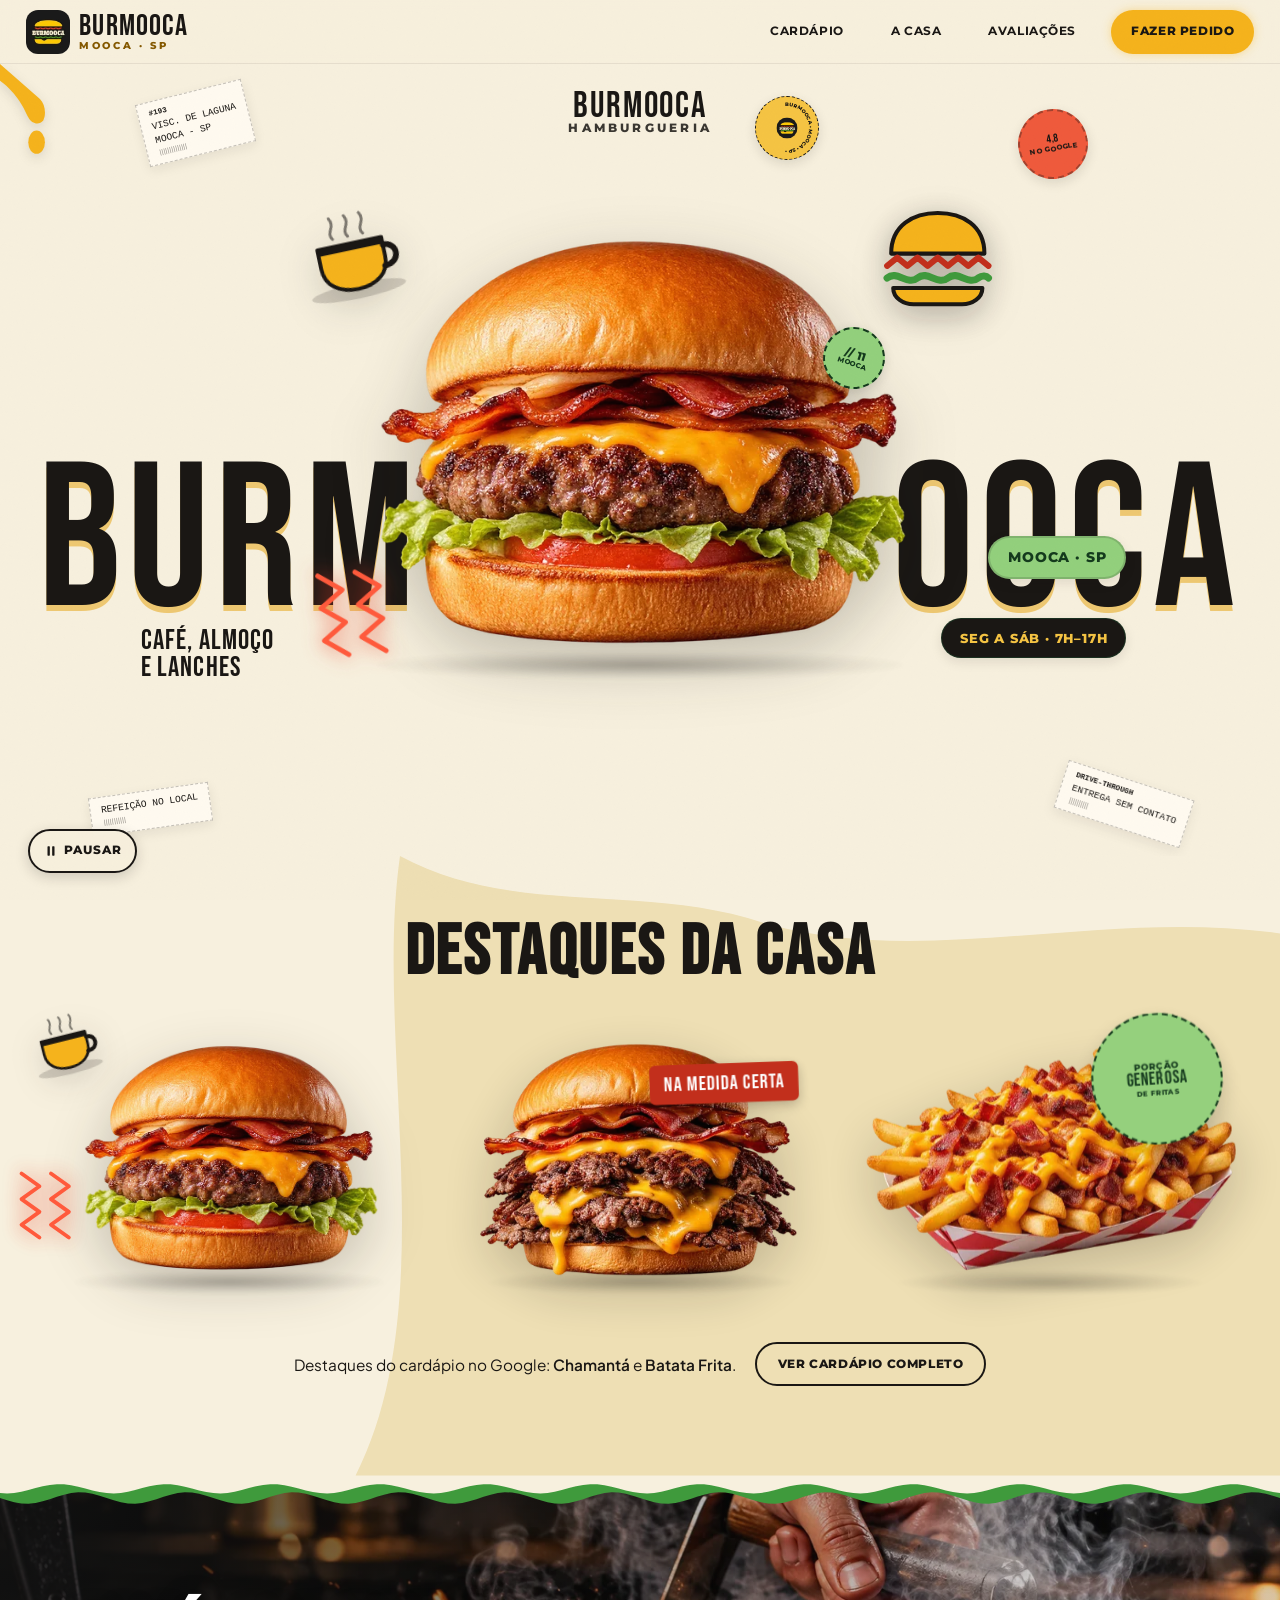
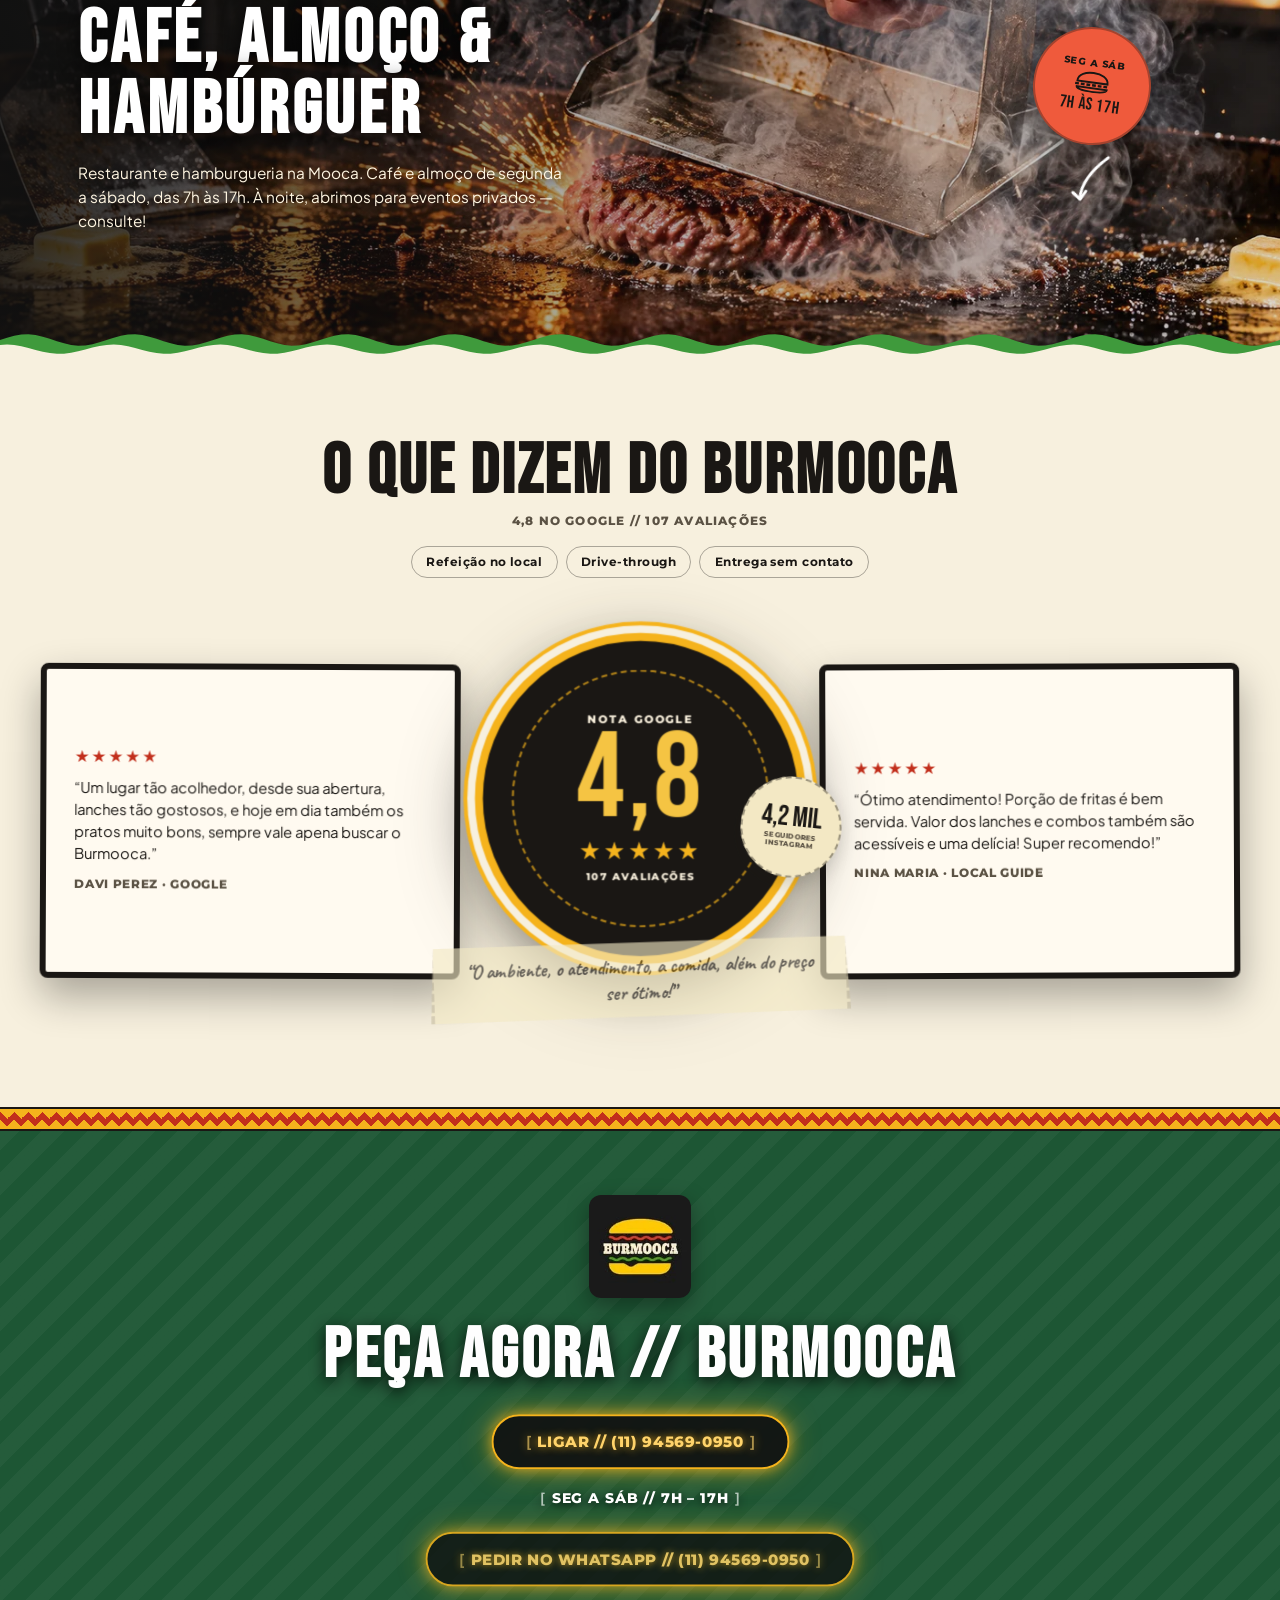
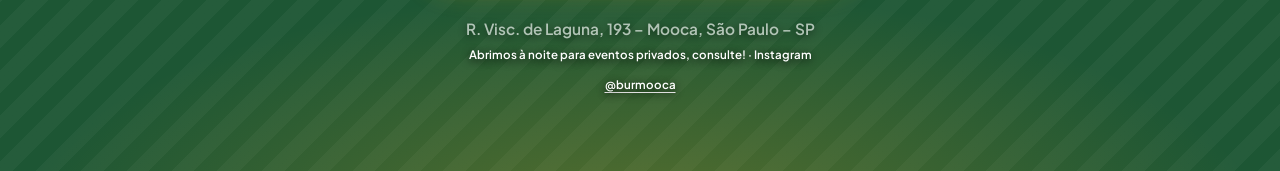
<file: site/index.html>
<!DOCTYPE html>
<!-- GERADO por scripts/build.py — não editar. Fonte: src/index.html -->
<html lang="pt-BR">
<head>
  <meta charset="UTF-8">
  <meta name="viewport" content="width=device-width, initial-scale=1.0">
  <title>Burmooca | Restaurante e hamburgueria na Mooca, SP</title>
  <meta name="description" content="Burmooca, restaurante e hamburgueria na Mooca, São Paulo. Café e almoço de segunda a sábado, das 7h às 17h. R. Visc. de Laguna, 193 · WhatsApp (11) 94569-0950.">
  <meta name="theme-color" content="#f7f0de">
  <meta name="robots" content="index, follow">

  <!-- Ícones (gerados do logo real por scripts/gen_icons.py). O manifest é ligado pelo script abaixo, só em http(s). -->
  <link rel="icon" href="./favicon.ico" sizes="16x16 32x32 48x48">
  <link rel="icon" type="image/png" sizes="192x192" href="./icons/icon-192.png">
  <link rel="apple-touch-icon" href="./apple-touch-icon.png">

  <!-- Open Graph / Twitter Card (campos que não dependem do domínio) -->
  <meta property="og:type" content="website">
  <meta property="og:locale" content="pt_BR">
  <meta property="og:site_name" content="Burmooca">
  <meta property="og:title" content="Burmooca — Restaurante e hamburgueria na Mooca">
  <meta property="og:description" content="Café, almoço e hambúrguer na R. Visc. de Laguna, 193 · Mooca, São Paulo. Segunda a sábado, 7h às 17h. WhatsApp: (11) 94569-0950.">
  <meta name="twitter:card" content="summary_large_image">
  <meta name="twitter:title" content="Burmooca — Restaurante e hamburgueria na Mooca">
  <meta name="twitter:description" content="Café, almoço e hambúrguer na Mooca, São Paulo. Segunda a sábado, 7h às 17h. WhatsApp: (11) 94569-0950.">
  <!-- AGUARDANDO DOMÍNIO: preencha "dominio" em cliente.config.json e rode npm run build.
       Estas tags exigem URL absoluta e serão publicadas assim:
  <link rel="canonical" href="https://SEU-DOMINIO/">
  <meta property="og:url" content="https://SEU-DOMINIO/">
  <meta property="og:image" content="https://SEU-DOMINIO/assets/og-image.jpg">
  <meta property="og:image:type" content="image/jpeg">
  <meta property="og:image:width" content="1200">
  <meta property="og:image:height" content="630">
  <meta property="og:image:alt" content="Hambúrguer ilustrativo sob o letreiro Burmooca">
  <meta name="twitter:image" content="https://SEU-DOMINIO/assets/og-image.jpg">
  <meta name="twitter:image:alt" content="Hambúrguer ilustrativo sob o letreiro Burmooca">
       O JSON-LD também ganha "@id", "url", "image" e "logo". -->
  <script type="application/ld+json">{"@context":"https://schema.org","@type":"Restaurant","name":"Burmooca","servesCuisine":["Hambúrguer","Café da manhã","Almoço"],"telephone":"+55 11 94569-0950","address":{"@type":"PostalAddress","streetAddress":"R. Visc. de Laguna, 193 - Mooca","addressLocality":"São Paulo","addressRegion":"SP","postalCode":"03112-110","addressCountry":"BR"},"sameAs":["https://www.instagram.com/burmooca/"]}</script>
  <!-- schema.org NÃO publicado até confirmação do cliente (cliente.config.json):
       - horario (Monday, Tuesday, Wednesday, Thursday, Friday, Saturday 07:00-17:00): Bio do Instagram (Segunda a Sábado 7 às 17h, café e almoço) + Google ('Fecha 17:00'). O Google cita 'Outros horários' sem detalhar; à noite só eventos privados.
       - faixaDePreco (R$ 40–60): Google Maps, 'informado por 26 pessoas' (estimativa de usuários).
       - linkCardapio: O Google mostra o domínio burmooca.goomer.app como 'Cardápio'. Já linkado no botão 'Ver cardápio completo'.
       "aggregateRating" nunca: as avaliações 4,8 (107) são do Google, de terceiros. -->
  <!-- Fontes acima da dobra (letreiro/títulos e navegação/selos). Caveat e Plus Jakarta Sans carregam sob demanda. -->
  <!-- Injetados por script só em http(s): em file:// o preload de fonte (sempre CORS) e o manifest geram erro
       de console. Sem JS, as fontes carregam normalmente pelo @font-face — o preload só antecipa. -->
  <script>!function(e){if("file:"!==location.protocol){var n=e.createElement("link");n.rel="manifest",n.href="./site.webmanifest",e.head.appendChild(n),["bebas-neue-400-latin","montserrat-var-latin"].forEach(function(n){var a=e.createElement("link");a.rel="preload",a.as="font",a.type="font/woff2",a.crossOrigin="anonymous",a.href="./fonts/"+n+".woff2",e.head.appendChild(a)})}}(document);</script>
  <!-- Candidato a LCP: mesmo srcset/sizes do <img> do hero (sem href: quem não entende imagesrcset não baixa em dobro) -->
  <link rel="preload" as="image" imagesrcset="./assets/menu-burguinho-480.webp 480w, ./assets/menu-burguinho-640.webp 640w, ./assets/menu-burguinho-800.webp 800w, ./assets/menu-burguinho-1200.webp 1200w, ./assets/menu-burguinho-1600.webp 1600w" imagesizes="(min-width: 790px) 693px, 88vw" fetchpriority="high">
  <style>@font-face{font-family:'Bebas Neue';font-style:normal;font-weight:400;font-display:swap;src:url('./fonts/bebas-neue-400-latin.woff2') format('woff2');unicode-range:U+0000-00FF,U+0131,U+0152-0153,U+02BB-02BC,U+02C6,U+02DA,U+02DC,U+0304,U+0308,U+0329,U+2000-206F,U+20AC,U+2122,U+2191,U+2193,U+2212,U+2215,U+FEFF,U+FFFD}@font-face{font-family:Montserrat;font-style:normal;font-weight:600;font-display:swap;src:url('./fonts/montserrat-var-latin.woff2') format('woff2');unicode-range:U+0000-00FF,U+0131,U+0152-0153,U+02BB-02BC,U+02C6,U+02DA,U+02DC,U+0304,U+0308,U+0329,U+2000-206F,U+20AC,U+2122,U+2191,U+2193,U+2212,U+2215,U+FEFF,U+FFFD}@font-face{font-family:Montserrat;font-style:normal;font-weight:700;font-display:swap;src:url('./fonts/montserrat-var-latin.woff2') format('woff2');unicode-range:U+0000-00FF,U+0131,U+0152-0153,U+02BB-02BC,U+02C6,U+02DA,U+02DC,U+0304,U+0308,U+0329,U+2000-206F,U+20AC,U+2122,U+2191,U+2193,U+2212,U+2215,U+FEFF,U+FFFD}@font-face{font-family:Montserrat;font-style:normal;font-weight:800;font-display:swap;src:url('./fonts/montserrat-var-latin.woff2') format('woff2');unicode-range:U+0000-00FF,U+0131,U+0152-0153,U+02BB-02BC,U+02C6,U+02DA,U+02DC,U+0304,U+0308,U+0329,U+2000-206F,U+20AC,U+2122,U+2191,U+2193,U+2212,U+2215,U+FEFF,U+FFFD}@font-face{font-family:'Plus Jakarta Sans';font-style:normal;font-weight:400;font-display:swap;src:url('./fonts/plus-jakarta-sans-400-600-latin.woff2') format('woff2');unicode-range:U+0000-00FF,U+0131,U+0152-0153,U+02BB-02BC,U+02C6,U+02DA,U+02DC,U+0304,U+0308,U+0329,U+2000-206F,U+20AC,U+2122,U+2191,U+2193,U+2212,U+2215,U+FEFF,U+FFFD}@font-face{font-family:'Plus Jakarta Sans';font-style:normal;font-weight:600;font-display:swap;src:url('./fonts/plus-jakarta-sans-400-600-latin.woff2') format('woff2');unicode-range:U+0000-00FF,U+0131,U+0152-0153,U+02BB-02BC,U+02C6,U+02DA,U+02DC,U+0304,U+0308,U+0329,U+2000-206F,U+20AC,U+2122,U+2191,U+2193,U+2212,U+2215,U+FEFF,U+FFFD}:root{--bg-cream:#f7f0de;--bg-sand-layer:#eedfb4;--bg-griddle-black:#121212;--bg-diner-red:#1d5634;--bg-tape-paper:#f3e8c4;--cream-rgb:247,240,222;--ink-rgb:26,23,20;--dark-rgb:18,18,18;--conv-rgb:29,86,52;--display-rgb:232,168,23;--cta-rgb:245,179,28;--neon-rgb:232,64,40;--text-espresso:#1a1714;--text-white:#ffffff;--text-cream-light:#fff6e2;--text-muted:#5b5244;--accent-gold-raw:#1a1714;--accent-gold-ui:#8a5c00;--accent-gold-text:#855900;--accent-mint-bg:#93d07c;--accent-mint-text:#143a1d;--accent-coral-bg:#ef5a3c;--accent-coral-text:#1a1714;--accent-blue-stamp:#f5c443;--accent-blue-text:#1a1714;--accent-neon-green:#f5b31c;--accent-neon-glow:#ffd36a;--accent-trophy-gold:#f5b31c;--accent-drip:#f5b31c;--accent-neon-line:#ff5a3c;--accent-lettuce:#3f9a3c;--cta-text:#1a1714;--cta-btn-bg:rgba(18, 18, 18, 0.92);--cta-btn-bg-hover:rgba(34, 30, 24, 0.96);--tag-bg:#c22f1c;--tag-text:#ffffff;--receipt-bg:#fffaf0;--frame-border:#1a1714;--frame-bg:#1a1714;--strip-bg:#f5b31c;--strip-edge:#1a1714;--strip-hole:#c22f1c;--paused-bg:#fdf0cf;--pill-hours-bg:#1a1714;--pill-hours-text:#f5c443;--medal-bg:#1a1714;--medal-text:#fff6e2;--medal-ring:#f5b31c;--medal-score:#f5c443;--medal-star:#f5b31c;--review-star:#c22f1c;--logo-radius:12px;--font-display:'Bebas Neue','Impact','Arial Black',sans-serif;--font-ui:'Montserrat',system-ui,-apple-system,BlinkMacSystemFont,'Segoe UI',Roboto,sans-serif;--font-body:'Plus Jakarta Sans',system-ui,-apple-system,BlinkMacSystemFont,'Segoe UI',Roboto,sans-serif;--font-hand:'Caveat','Brush Script MT','Comic Sans MS',cursive;--fs-hero-title:clamp(4rem, 15vw, 13.5rem);--fs-h2:clamp(2.2rem, 5.5vw, 4.8rem);--fs-h3:clamp(1.3rem, 2.6vw, 2.4rem);--fs-body:clamp(0.9rem, 1.2vw, 1.15rem);--fs-small:clamp(0.72rem, 0.9vw, 0.9rem);--fs-badge:clamp(0.68rem, 0.95vw, 0.95rem);--space-xs:clamp(0.35rem, 0.8vw, 0.6rem);--space-sm:clamp(0.6rem, 1.2vw, 1rem);--space-md:clamp(1rem, 2vw, 1.8rem);--space-lg:clamp(1.8rem, 3.5vw, 3.2rem);--space-xl:clamp(2.5rem, 5vw, 5rem);--space-section:clamp(3rem, 7vw, 6.5rem);--max-reading-width:68ch;--max-content-width:min(96vw, 1440px);--radius-sm:6px;--radius-md:12px;--radius-lg:20px;--radius-full:9999px;--shadow-soft:0 8px 24px rgba(var(--ink-rgb), 0.08);--shadow-float:0 16px 36px rgba(var(--ink-rgb), 0.18);--shadow-neon:0 0 14px rgba(var(--cta-rgb), 0.75),0 0 32px rgba(var(--cta-rgb), 0.45)}*,::after,::before{box-sizing:border-box;margin:0;padding:0}html{font-size:16px;scroll-behavior:smooth;-webkit-text-size-adjust:100%;text-size-adjust:100%;color-scheme:light;overflow-x:hidden;width:100%}body{min-height:100vh;min-height:100svh;font-family:var(--font-body);color:var(--text-espresso);background-color:var(--bg-cream);line-height:1.5;text-rendering:optimizeLegibility;-webkit-font-smoothing:antialiased;-moz-osx-font-smoothing:grayscale;overflow-x:hidden;width:100%;position:relative}img,picture,svg,video{display:block;max-width:100%;height:auto}button,input,select,textarea{font:inherit}a{color:inherit;text-decoration:none}button{background:0 0;border:none;cursor:pointer}@media (prefers-reduced-motion:reduce){*,::after,::before{animation-duration:0s!important;animation-iteration-count:1!important;transition-duration:0s!important;scroll-behavior:auto!important}}:focus-visible{outline:3px solid var(--accent-neon-green);outline-offset:3px}body::before{content:'';position:fixed;inset:0;z-index:9999;pointer-events:none;background-image:url('./assets/paper-noise.png');background-image:image-set(url('./assets/paper-noise.webp') type('image/webp') 1x, url('./assets/paper-noise.png') type('image/png') 1x);background-repeat:repeat;opacity:.085;mix-blend-mode:multiply;-webkit-print-color-adjust:exact}.site-header{position:sticky;top:0;z-index:100;width:100%;background:rgba(var(--cream-rgb),.94);-webkit-backdrop-filter:blur(10px);backdrop-filter:blur(10px);border-bottom:1px solid rgba(var(--ink-rgb),.08);padding:.6rem 1.5rem}.header-inner{max-width:var(--max-content-width);margin:0 auto;display:flex;align-items:center;justify-content:space-between;min-height:44px}.brand{display:inline-flex;align-items:center;gap:.6rem;min-height:44px}.brand-logo{width:44px;height:44px;flex:none;border-radius:var(--logo-radius,10px);object-fit:cover}.brand-text{display:inline-flex;flex-direction:column;justify-content:center;line-height:.9}.brand-title{font-family:var(--font-display);font-size:clamp(1.4rem, 2.5vw, 1.9rem);letter-spacing:.04em;color:var(--text-espresso)}.brand-sub{font-family:var(--font-ui);font-size:.65rem;font-weight:800;letter-spacing:.25em;color:var(--accent-gold-text)}.header-nav{display:flex;align-items:center;gap:clamp(.5rem,1.8vw,1.6rem)}.nav-link{font-family:var(--font-ui);font-size:var(--fs-small);font-weight:700;text-transform:uppercase;letter-spacing:.05em;color:var(--text-espresso);min-height:44px;display:inline-flex;align-items:center;justify-content:center;padding:.5rem .75rem;transition:color .2s ease}.nav-link:hover{color:var(--accent-gold-ui)}.btn-header-cta{display:inline-flex;align-items:center;justify-content:center;min-height:44px;min-width:44px;padding:.55rem 1.25rem;background-color:var(--accent-neon-green);color:var(--cta-text);font-family:var(--font-ui);font-size:var(--fs-badge);font-weight:800;text-transform:uppercase;letter-spacing:.05em;border-radius:var(--radius-full);box-shadow:0 0 10px rgba(var(--cta-rgb),.4);transition:transform .2s ease,box-shadow .2s ease}.btn-header-cta:hover{transform:translateY(-2px);box-shadow:0 0 16px rgba(var(--cta-rgb),.7)}@media (max-width:680px){.nav-link{display:none}}footer,section{width:100%;position:relative;overflow:hidden}.section-hero{background-color:var(--bg-cream);min-height:clamp(540px,88vh,880px);min-height:clamp(540px,88svh,880px);display:flex;flex-direction:column;align-items:center;justify-content:center;padding:clamp(1rem,3vw,2.5rem) 1rem clamp(2.5rem,5vw,4rem);position:relative}.cheese-drip-top-left{position:absolute;top:0;left:0;width:clamp(55px,6.5vw,85px);z-index:5;pointer-events:none;filter:drop-shadow(0 4px 6px rgba(var(--ink-rgb), .12))}.cheese-drip-svg{width:100%;height:auto;display:block;fill:var(--accent-drip)}.hero-top-brand{position:absolute;top:clamp(14px,3vh,32px);left:50%;transform:translateX(-50%);display:flex;flex-direction:column;align-items:center;line-height:.88;z-index:5;user-select:none}.hero-brand-line1{font-family:var(--font-display);font-size:clamp(1.6rem, 2.8vw, 2.4rem);letter-spacing:.05em;color:var(--text-espresso)}.hero-brand-line2{font-family:var(--font-ui);font-size:clamp(.65rem, .9vw, .8rem);font-weight:800;letter-spacing:.28em;color:var(--text-espresso);opacity:.85}.hero-bg-text{position:absolute;top:50%;left:50%;transform:translate(-50%,-50%);width:100%;max-width:min(98vw,1560px);z-index:1;pointer-events:none;user-select:none;padding:0 clamp(.5rem,2vw,2.5rem)}.hero-bg-inner{display:flex;justify-content:space-between;align-items:center;width:100%}.hero-txt-left,.hero-txt-right{font-family:var(--font-display);font-size:clamp(4.6rem, 16vw, 14.5rem);line-height:.82;letter-spacing:.03em;color:var(--accent-gold-raw);text-shadow:0 4px 16px rgba(var(--display-rgb),.22)}.hero-center-stage{position:relative;z-index:3;display:flex;flex-direction:column;align-items:center;justify-content:center;width:100%;max-width:min(88vw,680px)}.hero-burger-picture{display:block;width:100%}.hero-burger-img{width:100%;height:auto;object-fit:contain;filter:drop-shadow(0 20px 32px rgba(var(--ink-rgb), .24))}.hero-burger-shadow{width:78%;height:28px;margin-top:-18px;background:radial-gradient(ellipse at center,rgba(var(--ink-rgb),.42) 0,rgba(var(--ink-rgb),.08) 55%,transparent 75%);border-radius:50%;filter:blur(2px)}.hero-center-stage .stamp-mint{position:absolute;top:24%;right:14%;width:clamp(46px,5.2vw,62px);height:clamp(46px,5.2vw,62px);background-color:var(--accent-mint-bg);border:2px dashed var(--accent-mint-text);border-radius:50%;color:var(--accent-mint-text);transform:rotate(18deg);font-family:var(--font-ui);font-weight:800;line-height:1.1;display:flex;flex-direction:column;align-items:center;justify-content:center;z-index:6;box-shadow:0 4px 12px rgba(var(--ink-rgb),.16)}.stamp-mint-num{font-size:clamp(.68rem, .88vw, .85rem)}.stamp-mint-text{font-size:clamp(.44rem, .55vw, .52rem);letter-spacing:.04em}.hero-decorations{position:absolute;inset:0;z-index:4;pointer-events:none;max-width:min(98vw,1400px);margin:0 auto}.receipt{position:absolute;background:var(--receipt-bg);padding:.45rem .65rem;border:1px dashed rgba(var(--ink-rgb),.25);box-shadow:0 4px 12px rgba(var(--ink-rgb),.08);font-family:'Courier New',Courier,monospace;font-size:clamp(.55rem, .75vw, .7rem);color:var(--text-espresso);line-height:1.25}.receipt-inner{display:flex;flex-direction:column;gap:2px}.rc-num{font-weight:700;font-size:.8em}.rc-bar{letter-spacing:-2px;font-size:.7em;opacity:.5}.receipt-tl{top:clamp(10px,3vh,35px);left:clamp(20px,10vw,130px);transform:rotate(-14deg)}.receipt-bl{bottom:clamp(12px,3vh,35px);left:clamp(15px,6vw,85px);transform:rotate(-8deg)}.receipt-br{bottom:clamp(12px,3vh,35px);right:clamp(15px,6vw,85px);transform:rotate(18deg)}.dice-wrapper{position:absolute;top:18%;left:clamp(14%,22vw,27%);width:clamp(75px,9vw,120px);transform:rotate(-12deg)}.hero-dice-img{width:100%;height:auto;filter:drop-shadow(0 10px 20px rgba(var(--ink-rgb), .2))}.neon-doodle-wrapper{position:absolute;bottom:24%;left:clamp(16%,23vw,28%);width:clamp(65px,7vw,95px);transform:rotate(-6deg)}.hero-neon-img{width:100%;height:auto;filter:drop-shadow(0 0 10px rgba(var(--neon-rgb), .85))}.badge-fresh-meat{position:absolute;bottom:clamp(16%,22%,28%);left:clamp(5%,10vw,15%);display:flex;flex-direction:column;align-items:flex-start;line-height:.95}.fresh-perc{font-family:var(--font-display);font-size:clamp(1.4rem, 2.2vw, 2.2rem);letter-spacing:.04em;color:var(--text-espresso)}.fresh-text{font-family:var(--font-display);font-size:clamp(1.4rem, 2.2vw, 2.2rem);letter-spacing:.04em;color:var(--text-espresso)}.stamp{position:absolute;border-radius:50%;display:flex;flex-direction:column;align-items:center;justify-content:center;text-align:center;box-shadow:0 4px 12px rgba(var(--ink-rgb),.12)}.stamp-blue{top:clamp(12px,3.5vh,35px);right:clamp(30%,35vw,40%);width:clamp(48px,5vw,65px);height:clamp(48px,5vw,65px);background-color:var(--accent-blue-stamp);border:1.5px dashed var(--accent-blue-text)}.stamp-svg{width:100%;height:100%}.stamp-text{font-family:var(--font-ui);font-size:8px;font-weight:800;fill:var(--accent-blue-text)}.stamp-coral{top:clamp(24px,5vh,48px);right:clamp(8%,14vw,18%);width:clamp(52px,5.8vw,70px);height:clamp(52px,5.8vw,70px);background-color:var(--accent-coral-bg);border:2px dashed rgba(var(--ink-rgb),.35);color:var(--accent-coral-text);transform:rotate(-10deg);padding:4px}.stamp-badge-title{font-family:var(--font-display);font-size:clamp(.65rem, .9vw, .85rem);line-height:1}.stamp-badge-sub{font-family:var(--font-ui);font-size:clamp(.42rem, .55vw, .52rem);font-weight:800;letter-spacing:.05em;opacity:.9}.fries-fly-wrapper{position:absolute;top:18%;right:clamp(14%,21vw,26%);width:clamp(75px,9.5vw,125px);filter:drop-shadow(0 8px 16px rgba(var(--ink-rgb), .18))}.hero-flying-fries-img{width:100%;height:auto;display:block}.badge-pill{position:absolute;display:inline-flex;align-items:center;justify-content:center;border-radius:var(--radius-full);font-family:var(--font-ui);font-weight:800;text-transform:uppercase;letter-spacing:.06em;box-shadow:0 4px 12px rgba(var(--ink-rgb),.1);padding:clamp(.35rem,.7vw,.55rem) clamp(.8rem,1.4vw,1.4rem)}.pill-saude{bottom:clamp(30%,35%,40%);right:clamp(5%,11vw,16%);background-color:var(--accent-mint-bg);color:var(--accent-mint-text);font-size:clamp(.75rem, 1.1vw, .95rem);border:2px solid rgba(var(--ink-rgb),.15)}.pill-hours{bottom:clamp(20%,25%,30%);right:clamp(5%,11vw,16%);background-color:var(--pill-hours-bg);color:var(--pill-hours-text);font-size:clamp(.72rem, 1.05vw, .92rem);border:1.5px solid rgba(var(--conv-rgb),.4)}@media (max-width:640px){.section-hero{min-height:540px;padding-top:2rem;padding-bottom:3rem}.hero-bg-inner{justify-content:space-around}.hero-txt-left,.hero-txt-right{font-size:clamp(3rem, 15vw, 4.8rem)}.dice-wrapper{top:14%;left:4%;width:58px}.neon-doodle-wrapper{bottom:18%;left:5%;width:48px}.receipt-bl,.receipt-br,.receipt-tl{display:none}.stamp-blue{display:none}.badge-fresh-meat{bottom:6%;left:5%}.pill-saude{bottom:19%;right:4%;font-size:.75rem;padding:.35rem .8rem}.pill-hours{bottom:9%;right:4%;font-size:.72rem;padding:.35rem .8rem}}@media (max-width:360px){.hero-txt-left,.hero-txt-right{font-size:2.7rem}.pill-hours,.pill-saude{font-size:.68rem;padding:.3rem .65rem}.fresh-perc,.fresh-text{font-size:1.25rem}}@media (orientation:landscape) and (max-height:500px){.site-header{padding:.35rem 1rem}.section-hero{min-height:480px;padding:1.5rem 1rem}.hero-top-brand{top:8px}.hero-center-stage{max-width:340px}.hero-burger-shadow{height:18px;margin-top:-10px}.hero-txt-left,.hero-txt-right{font-size:clamp(3.5rem, 10vw, 6rem)}.dice-wrapper{top:12%;left:8%;width:60px}.neon-doodle-wrapper{bottom:15%;left:10%;width:50px}}.section-menu{background-color:var(--bg-cream);padding:clamp(2.5rem,5vw,4.5rem) clamp(1rem,3.5vw,2.5rem) clamp(4rem,7vw,6.5rem);position:relative;z-index:2;scroll-margin-top:4.5rem;overflow:hidden}.menu-sand-shape{position:absolute;inset:0;width:100%;height:100%;pointer-events:none;z-index:1}.sand-svg{width:100%;height:100%;display:block;fill:var(--bg-sand-layer)}.menu-header{text-align:center;position:relative;z-index:3;margin-bottom:clamp(1.5rem,3.5vw,3rem)}.menu-title{font-family:var(--font-display);font-size:var(--fs-h2);letter-spacing:.04em;color:var(--text-espresso);line-height:.95}.menu-showcase{display:flex;justify-content:space-between;align-items:flex-end;gap:clamp(1rem,2.5vw,2.5rem);max-width:min(96vw,1380px);margin:0 auto;position:relative;z-index:3}.menu-display-item{flex:1;position:relative;display:flex;flex-direction:column;align-items:center;text-align:center}.menu-food-visual{position:relative;width:100%;display:flex;flex-direction:column;align-items:center}.menu-food-img{width:100%;max-width:440px;height:auto;object-fit:contain;filter:drop-shadow(0 16px 26px rgba(var(--ink-rgb), .22))}.menu-ground-shadow{width:82%;height:24px;margin-top:-14px;background:radial-gradient(ellipse at center,rgba(var(--ink-rgb),.42) 0,rgba(var(--ink-rgb),.08) 55%,transparent 75%);border-radius:50%;filter:blur(2px)}.menu-item-decorations{position:absolute;inset:0;pointer-events:none;z-index:4}.menu-dice-float{position:absolute;top:-8%;left:-4%;width:clamp(55px,6.2vw,85px);transform:rotate(-14deg)}.menu-dice-float>*{width:100%;height:auto;filter:drop-shadow(0 8px 16px rgba(var(--ink-rgb), .18))}.menu-neon-float{position:absolute;bottom:18%;left:-8%;width:clamp(50px,5.5vw,75px)}.menu-neon-float>*{width:100%;height:auto;filter:drop-shadow(0 0 10px rgba(var(--neon-rgb), .8))}.pill-burguinho-tag{position:absolute;top:12%;right:8%;background:var(--tag-bg);color:var(--tag-text);font-family:var(--font-display);font-size:clamp(1.1rem, 1.6vw, 1.55rem);letter-spacing:.05em;padding:.3rem .9rem;border-radius:var(--radius-sm);z-index:5;box-shadow:0 4px 12px rgba(var(--ink-rgb),.25);transform:rotate(-2deg)}.stamp-preco-justo{position:absolute;top:-8%;right:4%;width:clamp(96px,10.5vw,136px);height:clamp(96px,10.5vw,136px);background:var(--accent-mint-bg);border:2.5px dashed var(--accent-mint-text);border-radius:50%;color:var(--accent-mint-text);transform:rotate(10deg);display:flex;align-items:center;justify-content:center;box-shadow:0 8px 20px rgba(var(--ink-rgb),.16);z-index:5}.stamp-pj-inner{display:flex;flex-direction:column;align-items:center;text-align:center;line-height:1.05;padding:4px}.pj-curved{font-family:var(--font-ui);font-size:clamp(.5rem, .7vw, .68rem);font-weight:800;letter-spacing:.05em}.pj-value{font-family:var(--font-display);font-size:clamp(1rem, 1.45vw, 1.55rem);letter-spacing:.02em}.pj-bottom{font-family:var(--font-ui);font-size:clamp(.44rem, .58vw, .56rem);font-weight:800;letter-spacing:.06em}@media (max-width:768px){.section-menu{padding-top:3.5rem;padding-bottom:4.5rem}.menu-showcase{flex-direction:column;align-items:center;gap:3.2rem}.menu-display-item{width:100%;max-width:380px}.stamp-preco-justo{top:-6%;right:4%;width:100px;height:100px}}@media (orientation:landscape) and (max-height:500px){.section-menu{padding:2.5rem 1rem 3.5rem}.menu-showcase{flex-direction:row;gap:1.2rem}.menu-food-img{max-width:240px}}.section-griddle{position:relative;width:100%;background-color:var(--bg-griddle-black);overflow:hidden;z-index:3}.torn-paper{position:absolute;left:0;right:0;width:100%;height:clamp(30px,4.2vw,46px);z-index:10;pointer-events:none;line-height:0}.torn-paper-top{top:-1px}.torn-paper-bottom{bottom:-1px}.torn-svg{width:100%;height:100%;display:block}.griddle-backdrop{position:relative;width:100%;min-height:clamp(320px,38vw,500px);display:flex;align-items:center}.griddle-picture{position:absolute;inset:0;width:100%;height:100%}.griddle-bg-img{width:100%;height:100%;object-fit:cover;object-position:center}.griddle-overlay{position:absolute;inset:0;background:linear-gradient(90deg,rgba(var(--dark-rgb),.88) 0,rgba(var(--dark-rgb),.35) 45%,rgba(var(--dark-rgb),.15) 100%);z-index:2}.griddle-content-wrapper{position:relative;z-index:5;width:100%;max-width:min(94vw,1380px);margin:0 auto;padding:clamp(3.5rem,6vw,5.5rem) clamp(1rem,3.5vw,2.5rem);display:flex;justify-content:space-between;align-items:center;gap:2rem}.griddle-headline{max-width:560px}.griddle-title{font-family:var(--font-display);font-size:clamp(2.4rem, 5.8vw, 4.9rem);letter-spacing:.05em;color:var(--text-white);line-height:.95;text-shadow:0 4px 20px rgba(0,0,0,.9)}.griddle-badge-cluster{display:flex;flex-direction:column;align-items:center;margin-right:clamp(1rem,4vw,3.5rem)}.stamp-maillard{width:clamp(88px,9.2vw,120px);height:clamp(88px,9.2vw,120px);border-radius:50%;background-color:var(--accent-coral-bg);border:2.5px solid rgba(var(--ink-rgb),.35);display:flex;flex-direction:column;align-items:center;justify-content:center;box-shadow:0 8px 24px rgba(0,0,0,.45);transform:rotate(8deg);color:var(--text-espresso);padding:6px;line-height:1}.maillard-top{font-family:var(--font-ui);font-size:clamp(.55rem, .75vw, .72rem);font-weight:800;letter-spacing:.06em}.maillard-burger-icon{width:clamp(28px,3.2vw,38px);height:auto;margin:3px 0}.maillard-bottom{font-family:var(--font-display);font-size:clamp(.95rem, 1.35vw, 1.35rem);letter-spacing:.04em}.chalk-arrow{width:clamp(48px,5.5vw,70px);margin-top:6px;transform:rotate(-10deg);filter:drop-shadow(0 2px 6px rgba(0, 0, 0, .7))}.arrow-svg{width:100%;height:auto}@media (max-width:768px){.griddle-content-wrapper{flex-direction:column;align-items:flex-start;padding-top:4.5rem;padding-bottom:4.5rem}.griddle-badge-cluster{align-self:flex-end;margin-right:0;margin-top:-1rem}}@media (orientation:landscape) and (max-height:500px){.griddle-backdrop{min-height:300px}.griddle-content-wrapper{padding:2.5rem 1.5rem}.griddle-title{font-size:2.5rem}}.motion-pause-btn{position:fixed;bottom:clamp(16px,3vh,28px);left:clamp(16px,3vw,28px);z-index:998;display:inline-flex;align-items:center;justify-content:center;gap:.4rem;min-width:44px;min-height:44px;padding:.4rem .85rem;background-color:rgba(var(--cream-rgb),.94);-webkit-backdrop-filter:blur(8px);backdrop-filter:blur(8px);border:2px solid var(--text-espresso);border-radius:var(--radius-full);color:var(--text-espresso);font-family:var(--font-ui);font-size:.72rem;font-weight:800;letter-spacing:.08em;box-shadow:0 4px 14px rgba(var(--ink-rgb),.18);cursor:pointer;transition:transform .2s ease,background-color .2s ease,color .2s ease}.motion-pause-btn:focus-visible,.motion-pause-btn:hover{transform:scale(1.05);background-color:var(--bg-cream);outline:2px solid var(--accent-gold-text)}.motion-pause-btn svg{width:14px;height:14px;fill:currentColor}.motion-pause-btn .icon-play{display:none}@media (prefers-reduced-motion:reduce){.motion-pause-btn{display:none}}.hero-burger-img,.menu-food-img{aspect-ratio:800/533}.griddle-bg-img{aspect-ratio:800/266}@media (min-width:768px){.griddle-bg-img{aspect-ratio:1600/533}}h1.hero-top-brand{font-size:inherit;font-weight:inherit}.visually-hidden{position:absolute!important;width:1px;height:1px;padding:0;margin:-1px;overflow:hidden;clip:rect(0 0 0 0);clip-path:inset(50%);white-space:nowrap;border:0}.hero-dice-img,.hero-flying-fries-img,.hero-neon-img,.menu-dice-float>svg,.menu-neon-float>svg{display:block;width:100%;height:auto;overflow:visible}.hero-flying-fries-img{filter:drop-shadow(0 8px 16px rgba(var(--ink-rgb), .18))}.neon-line{fill:none;stroke:var(--accent-neon-line);stroke-width:6;stroke-linecap:round;stroke-linejoin:round}.menu-cta-line{position:relative;z-index:3;display:flex;flex-wrap:wrap;justify-content:center;align-items:center;gap:.6rem 1.2rem;margin:clamp(2rem,4vw,3rem) auto 0;max-width:var(--max-reading-width);text-align:center;font-family:var(--font-body);font-size:var(--fs-body);color:var(--text-espresso)}.menu-cta-link{display:inline-flex;align-items:center;min-height:44px;padding:.55rem 1.3rem;border-radius:var(--radius-full);border:2px solid var(--text-espresso);font-family:var(--font-ui);font-size:var(--fs-badge);font-weight:800;letter-spacing:.05em;text-transform:uppercase;color:var(--text-espresso);transition:background-color .2s ease,color .2s ease}.menu-cta-link:focus-visible,.menu-cta-link:hover{background:var(--text-espresso);color:var(--bg-cream)}.griddle-lead{margin-top:var(--space-sm);max-width:44ch;font-family:var(--font-body);font-size:var(--fs-body);line-height:1.55;color:var(--text-cream-light);text-shadow:0 2px 12px rgba(0,0,0,.9)}.chalk-arrow{color:var(--text-white)}.ic-a{fill:var(--accent-neon-green);stroke:var(--text-espresso);stroke-width:4;stroke-linejoin:round}.ic-b{fill:rgba(var(--ink-rgb),0.16)}.ic-c{fill:var(--text-espresso)}.ic-line{fill:none;stroke:var(--text-espresso);stroke-width:6;stroke-linecap:round}.ic-red{fill:none;stroke:var(--tag-bg);stroke-width:6;stroke-linecap:round;stroke-linejoin:round}.ic-green{fill:none;stroke:var(--accent-lettuce);stroke-width:7;stroke-linecap:round}.steam{fill:none;stroke:rgba(var(--ink-rgb),0.55);stroke-width:3;stroke-linecap:round}.hero-txt-left,.hero-txt-right{text-shadow:0 6px 0 rgba(var(--display-rgb),.55)}</style>
  <link rel="stylesheet" href="./styles.min.css" media="print" onload="var l=this;l.onload=null;requestAnimationFrame(function(){requestAnimationFrame(function(){l.media='all'})})">
  <noscript><link rel="stylesheet" href="./styles.min.css"></noscript>
</head>
<body>
  <!-- Header / Navigation -->
  <header class="site-header" id="header">
    <div class="header-inner">
      <a href="#hero" class="brand" aria-label="Burmooca — início">
        <img src="./assets/logo-150.webp" alt="" class="brand-logo" width="44" height="44">
        <span class="brand-text">
          <span class="brand-title">BURMOOCA</span>
          <span class="brand-sub">MOOCA · SP</span>
        </span>
      </a>
      <nav class="header-nav" aria-label="Navegação principal">
        <a href="#menu-highlights" class="nav-link">Cardápio</a>
        <a href="#griddle-craft" class="nav-link">A Casa</a>
        <a href="#lounge-social" class="nav-link">Avaliações</a>
        <a href="#footer-conversion" class="btn-header-cta">Fazer Pedido</a>
      </nav>
    </div>
  </header>

  <!-- Main Content Sections (Full-bleed) -->
  <main id="main-content">
    <!-- 01. Hero -->
    <section class="section-hero" id="hero" aria-label="Apresentação Burmooca">
      <!-- Gota de molho no canto superior esquerdo (decorativa) -->
      <div class="cheese-drip-top-left" aria-hidden="true">
        <svg viewBox="0 0 100 120" class="cheese-drip-svg">
          <path d="M 0 0 L 48 42 C 54 48 56 60 52 68 C 47 74 38 72 34 64 C 30 56 22 36 0 20 Z" />
          <ellipse cx="44" cy="94" rx="10" ry="14" />
        </svg>
      </div>

      <!-- Letreiro Topo Central -->
      <h1 class="hero-top-brand">
        <span class="hero-brand-line1">BURMOOCA</span>
        <span class="hero-brand-line2">HAMBURGUERIA</span>
        <span class="visually-hidden">— restaurante e hamburgueria: café, almoço e hambúrguer na Mooca, São Paulo</span>
      </h1>

      <!-- Letreiro de fundo gigante: "BURM" + "OOCA", o lanche no meio (mesmo recurso da base) -->
      <div class="hero-bg-text" aria-hidden="true">
        <div class="hero-bg-inner">
          <span class="hero-txt-left">BURM</span>
          <span class="hero-txt-right">OOCA</span>
        </div>
      </div>

      <!-- Camada de Elementos Decorativos Integrados -->
      <div class="hero-decorations" aria-hidden="true">
        <!-- Comanda superior esquerda: endereço real -->
        <div class="receipt receipt-tl">
          <div class="receipt-inner">
            <span class="rc-num">#193</span>
            <span class="rc-line">VISC. DE LAGUNA</span>
            <span class="rc-line">MOOCA - SP</span>
            <span class="rc-bar">||||||||||||||</span>
          </div>
        </div>

        <!-- Xícara de café (slot dos dados da base): a casa serve café da manhã -->
        <div class="floating-asset dice-wrapper">
          <svg viewBox="0 0 120 100" class="hero-dice-img">
            <path class="steam" d="M44 30 C38 22 50 18 44 8 M60 30 C54 22 66 18 60 8 M76 30 C70 22 82 18 76 8" />
            <ellipse class="ic-b" cx="60" cy="88" rx="50" ry="8" />
            <path class="ic-a" d="M26 38 H94 V58 C94 76 80 86 60 86 C40 86 26 76 26 58 Z" />
            <path class="ic-line" d="M94 46 C110 46 110 68 92 68" />
            <rect class="ic-c" x="26" y="38" width="68" height="7" />
          </svg>
        </div>

        <!-- Neon: zigue-zague de ketchup do logo -->
        <div class="floating-asset neon-doodle-wrapper">
          <svg viewBox="0 0 110 133" class="hero-neon-img">
            <path class="neon-line" d="M18 18 L46 38 L18 58 L46 78 L18 98 L46 118 M64 18 L92 38 L64 58 L92 78 L64 98 L92 118" />
          </svg>
        </div>

        <!-- Selo de texto: o que a casa serve (Instagram: "Café e Almoço") -->
        <div class="badge-fresh-meat">
          <span class="fresh-perc">CAFÉ, ALMOÇO</span>
          <span class="fresh-text">E LANCHES</span>
        </div>

        <!-- Comanda inferior esquerda: opção de serviço do Google -->
        <div class="receipt receipt-bl">
          <div class="receipt-inner">
            <span class="rc-line">REFEIÇÃO NO LOCAL</span>
            <span class="rc-bar">|||||||||||</span>
          </div>
        </div>

        <!-- Selo circular com o nome e o logo real ao centro -->
        <div class="stamp stamp-blue">
          <svg viewBox="0 0 100 100" class="stamp-svg">
            <defs><clipPath id="logo-clip"><circle cx="50" cy="50" r="17"/></clipPath></defs>
            <path id="blue-curve" d="M 15 50 A 35 35 0 1 1 85 50 A 35 35 0 1 1 15 50" fill="none"/>
            <text class="stamp-text">
              <textPath href="#blue-curve" startOffset="50%" text-anchor="middle">BURMOOCA • MOOCA • SP •</textPath>
            </text>
            <image href="./assets/logo-150.webp" x="33" y="33" width="34" height="34" clip-path="url(#logo-clip)"/>
          </svg>
        </div>

        <!-- Selo: nota real no Google -->
        <div class="stamp stamp-coral">
          <span class="stamp-badge-title">4,8</span>
          <span class="stamp-badge-sub">NO GOOGLE</span>
        </div>

        <!-- Mini hambúrguer do logo (slot das batatas voadoras, que eram recorte do mockup) -->
        <div class="floating-asset fries-fly-wrapper">
          <svg viewBox="0 0 120 100" class="hero-flying-fries-img">
            <path class="ic-a" d="M14 46 C14 18 36 6 60 6 C84 6 106 18 106 46 Z" />
            <path class="ic-red" d="M10 58 L20 50 L30 58 L40 50 L50 58 L60 50 L70 58 L80 50 L90 58 L100 50 L110 58" />
            <path class="ic-green" d="M10 70 C20 62 30 78 40 70 C50 62 60 78 70 70 C80 62 90 78 100 70 C104 67 108 68 110 70" />
            <path class="ic-a" d="M16 80 H104 C104 90 94 96 84 96 H36 C26 96 16 90 16 80 Z" />
          </svg>
        </div>

        <!-- Pílula: bairro -->
        <div class="badge-pill pill-saude">
          <span>MOOCA · SP</span>
        </div>

        <!-- Pílula: horário (Instagram: segunda a sábado, 7 às 17h; Google: "Fecha 17:00") -->
        <div class="badge-pill pill-hours">
          <span>SEG A SÁB · 7H–17H</span>
        </div>

        <!-- Comanda inferior direita: opções de serviço do Google -->
        <div class="receipt receipt-br">
          <div class="receipt-inner">
            <span class="rc-num">DRIVE-THROUGH</span>
            <span class="rc-line">ENTREGA SEM CONTATO</span>
            <span class="rc-bar">||||||||||</span>
          </div>
        </div>
      </div>

      <!-- Hambúrguer central — IMAGEM ILUSTRATIVA (gerada por IA, herdada da base; não é foto do Burmooca).
           PENDÊNCIA: trocar por foto real do cliente antes de publicar (PENDENCIAS-CLIENTE.md, item 1). -->
      <div class="hero-center-stage">
        <div class="stamp stamp-mint" aria-hidden="true">
          <span class="stamp-mint-num">// 11</span>
          <span class="stamp-mint-text">MOOCA</span>
        </div>

        <picture class="hero-burger-picture">
          <img src="./assets/menu-burguinho-800.webp"
               srcset="./assets/menu-burguinho-480.webp 480w, ./assets/menu-burguinho-640.webp 640w, ./assets/menu-burguinho-800.webp 800w, ./assets/menu-burguinho-1200.webp 1200w, ./assets/menu-burguinho-1600.webp 1600w"
               sizes="(min-width: 790px) 693px, 88vw"
               alt="Imagem ilustrativa de hambúrguer com cheddar, bacon, alface e tomate"
               class="hero-burger-img"
               width="800"
               height="533"
               fetchpriority="high">
        </picture>
        <div class="hero-burger-shadow" aria-hidden="true"></div>
      </div>
    </section>

    <!-- 02. Destaques do cardápio — imagens ILUSTRATIVAS (ver pendência acima) -->
    <section class="section-menu" id="menu-highlights" aria-label="Destaques do Cardápio">
      <div class="menu-sand-shape" aria-hidden="true">
        <svg viewBox="0 0 1440 600" preserveAspectRatio="none" class="sand-svg">
          <path d="M 450,0 C 580,60 720,25 860,65 C 1040,110 1240,50 1440,75 L 1440,600 L 400,600 C 500,430 420,180 450,0 Z"/>
        </svg>
      </div>

      <div class="menu-header">
        <h2 class="menu-title">DESTAQUES DA CASA</h2>
      </div>

      <div class="menu-showcase">
        <!-- Item 1 -->
        <div class="menu-display-item item-smash">
          <div class="menu-item-decorations" aria-hidden="true">
            <div class="menu-dice-float">
              <svg viewBox="0 0 120 100">
                <path class="steam" d="M44 30 C38 22 50 18 44 8 M60 30 C54 22 66 18 60 8 M76 30 C70 22 82 18 76 8" />
                <ellipse class="ic-b" cx="60" cy="88" rx="50" ry="8" />
                <path class="ic-a" d="M26 38 H94 V58 C94 76 80 86 60 86 C40 86 26 76 26 58 Z" />
                <path class="ic-line" d="M94 46 C110 46 110 68 92 68" />
                <rect class="ic-c" x="26" y="38" width="68" height="7" />
              </svg>
            </div>
            <div class="menu-neon-float">
              <svg viewBox="0 0 110 133">
                <path class="neon-line" d="M18 18 L46 38 L18 58 L46 78 L18 98 L46 118 M64 18 L92 38 L64 58 L92 78 L64 98 L92 118" />
              </svg>
            </div>
          </div>

          <div class="menu-food-visual">
            <img src="./assets/menu-burguinho-800.webp"
                 srcset="./assets/menu-burguinho-480.webp 480w, ./assets/menu-burguinho-640.webp 640w, ./assets/menu-burguinho-720.webp 720w, ./assets/menu-burguinho-800.webp 800w, ./assets/menu-burguinho-1200.webp 1200w"
                 sizes="(min-width: 1440px) 433px, (min-width: 1024px) 30vw, (min-width: 423px) 380px, 90vw"
                 alt="Imagem ilustrativa de hambúrguer artesanal com salada"
                 class="menu-food-img"
                 width="520"
                 height="346"
                 loading="lazy">
            <div class="menu-ground-shadow" aria-hidden="true"></div>
          </div>
        </div>

        <!-- Item 2 — etiqueta com frase real do resumo de avaliações do Google -->
        <div class="menu-display-item item-burguinho">
          <div class="menu-food-visual">
            <div class="pill-burguinho-tag" aria-hidden="true">NA MEDIDA CERTA</div>
            <img src="./assets/hero-burger-800.webp"
                 srcset="./assets/hero-burger-480.webp 480w, ./assets/hero-burger-720.webp 720w, ./assets/hero-burger-800.webp 800w, ./assets/hero-burger-1200.webp 1200w"
                 sizes="(min-width: 1440px) 433px, (min-width: 1024px) 30vw, (min-width: 423px) 380px, 90vw"
                 alt="Imagem ilustrativa de hambúrguer duplo com cheddar e bacon"
                 class="menu-food-img"
                 width="520"
                 height="346"
                 loading="lazy">
            <div class="menu-ground-shadow" aria-hidden="true"></div>
          </div>
        </div>

        <!-- Item 3 — Batata Frita (destaque do Google) -->
        <div class="menu-display-item item-fries">
          <div class="menu-food-visual">
            <!-- Selo com frase real do resumo de avaliações: "porção generosa de batatas fritas" -->
            <div class="stamp-preco-justo" aria-hidden="true">
              <div class="stamp-pj-inner">
                <span class="pj-curved">PORÇÃO</span>
                <span class="pj-value">GENEROSA</span>
                <span class="pj-bottom">DE FRITAS</span>
              </div>
            </div>

            <img src="./assets/menu-fries-800.webp"
                 srcset="./assets/menu-fries-480.webp 480w, ./assets/menu-fries-720.webp 720w, ./assets/menu-fries-800.webp 800w, ./assets/menu-fries-1200.webp 1200w"
                 sizes="(min-width: 1440px) 433px, (min-width: 1024px) 30vw, (min-width: 423px) 380px, 90vw"
                 alt="Imagem ilustrativa de batatas fritas com cheddar e bacon"
                 class="menu-food-img"
                 width="520"
                 height="346"
                 loading="lazy">
            <div class="menu-ground-shadow" aria-hidden="true"></div>
          </div>
        </div>
      </div>

      <!-- Destaques citados no Google: "Chamantá" e "Batata Frita". Link: domínio exibido no Google
           (burmooca.goomer.app) — PENDÊNCIA: confirmar com o cliente. -->
      <p class="menu-cta-line">
        <span>Destaques do cardápio no Google: <strong>Chamantá</strong> e <strong>Batata Frita</strong>.</span>
        <a href="https://burmooca.goomer.app" class="menu-cta-link" target="_blank" rel="noopener noreferrer">Ver cardápio completo</a>
      </p>
    </section>

    <!-- 03. A casa (faixa escura da base). Fundo = chapa ILUSTRATIVA herdada da base. -->
    <section class="section-griddle" id="griddle-craft" aria-label="Café, almoço e hambúrguer">
      <!-- Borda superior: onda de alface do logo (assinatura deste cliente; ver DIFERENCAS.md) -->
      <div class="torn-paper torn-paper-top" aria-hidden="true">
        <img src="./assets/edge-top.svg" alt="" class="torn-svg" width="1440" height="40" loading="lazy" decoding="async">
      </div>

      <div class="griddle-backdrop">
        <picture class="griddle-picture">
          <img src="./assets/griddle-craft-800.webp"
               srcset="./assets/griddle-craft-480.webp 480w, ./assets/griddle-craft-800.webp 800w, ./assets/griddle-craft-1200.webp 1200w, ./assets/griddle-craft-1600.webp 1600w"
               sizes="100vw"
               alt=""
               class="griddle-bg-img"
               width="1600"
               height="533"
               loading="lazy">
        </picture>
        <div class="griddle-overlay" aria-hidden="true"></div>

        <div class="griddle-content-wrapper">
          <div class="griddle-headline">
            <h2 class="griddle-title">CAFÉ, ALMOÇO &amp; HAMBÚRGUER</h2>
            <p class="griddle-lead">Restaurante e hamburgueria na Mooca. Café e almoço de segunda a sábado, das 7h às 17h. À noite, abrimos para eventos privados — consulte!</p>
          </div>

          <div class="griddle-badge-cluster" aria-hidden="true">
            <div class="stamp-maillard">
              <span class="maillard-top">SEG A SÁB</span>
              <svg viewBox="0 0 40 24" class="maillard-burger-icon">
                <path d="M4,12 C4,5 12,2 20,2 C28,2 36,5 36,12 Z" fill="none" stroke="currentColor" stroke-width="2" />
                <line x1="2" y1="15" x2="38" y2="15" stroke="currentColor" stroke-width="2.5" stroke-dasharray="4 2" />
                <path d="M4,18 C4,21 10,22 20,22 C30,22 36,21 36,18 Z" fill="none" stroke="currentColor" stroke-width="2" />
              </svg>
              <span class="maillard-bottom">7H ÀS 17H</span>
            </div>

            <div class="chalk-arrow">
              <svg viewBox="0 0 70 60" class="arrow-svg">
                <path d="M55,10 Q25,25 20,45" fill="none" stroke="currentColor" stroke-width="3" stroke-linecap="round" />
                <path d="M14,38 L20,46 L27,39" fill="none" stroke="currentColor" stroke-width="3" stroke-linecap="round" stroke-linejoin="round" />
              </svg>
            </div>
          </div>
        </div>
      </div>

      <div class="torn-paper torn-paper-bottom" aria-hidden="true">
        <img src="./assets/edge-bottom.svg" alt="" class="torn-svg" width="1440" height="40" loading="lazy" decoding="async">
      </div>
    </section>

    <!-- 04. Avaliações (no lugar da "mesa de jogos" da base, que era tema de outro cliente) -->
    <section class="section-lounge" id="lounge-social" aria-label="Avaliações do Burmooca">
      <div class="lounge-header">
        <h2 class="lounge-title">O QUE DIZEM DO BURMOOCA</h2>
        <p class="lounge-subtitle">4,8 NO GOOGLE // 107 AVALIAÇÕES</p>
        <ul class="lounge-tags" aria-label="Opções de serviço">
          <li class="lounge-tag">Refeição no local</li>
          <li class="lounge-tag">Drive-through</li>
          <li class="lounge-tag">Entrega sem contato</li>
        </ul>
      </div>

      <div class="lounge-stage">
        <!-- Avaliação real do Google (texto literal) -->
        <div class="lounge-photo lounge-photo-left">
          <figure class="photo-frame review-card">
            <span class="review-stars" aria-hidden="true">★★★★★</span>
            <blockquote class="review-quote">“Um lugar tão acolhedor, desde sua abertura, lanches tão gostosos, e hoje em dia também os pratos muito bons, sempre vale apena buscar o Burmooca.”</blockquote>
            <figcaption class="review-author">Davi Perez · Google</figcaption>
          </figure>
        </div>

        <div class="lounge-centerpiece">
          <div class="trophy-wrapper">
            <div class="trophy-img rating-medal is-dark" role="img" aria-label="Nota 4,8 de 5 no Google, com 107 avaliações" style="--stars-fill: 96%">
              <span class="medal-kicker" aria-hidden="true">NOTA GOOGLE</span>
              <span class="medal-score" aria-hidden="true">4,8</span>
              <span class="medal-stars" aria-hidden="true">★★★★★</span>
              <span class="medal-label" aria-hidden="true">107 AVALIAÇÕES</span>
            </div>

            <!-- Instagram @burmooca: 4251 seguidores (CLIENTE.MD) -->
            <div class="badge-google-reviews">
              <span class="gr-number">4,2 MIL</span>
              <span class="gr-label">SEGUIDORES<br>INSTAGRAM</span>
            </div>
          </div>

          <!-- Frase real do resumo de avaliações do Google -->
          <div class="tape-testimonial-wrapper">
            <div class="tape-strip" aria-label="Depoimento">
              <p class="tape-quote">“O ambiente, o atendimento, a comida, além do preço ser ótimo!”</p>
            </div>
          </div>
        </div>

        <div class="lounge-photo lounge-photo-right">
          <figure class="photo-frame review-card">
            <span class="review-stars" aria-hidden="true">★★★★★</span>
            <blockquote class="review-quote">“Ótimo atendimento! Porção de fritas é bem servida. Valor dos lanches e combos também são acessíveis e uma delícia! Super recomendo!”</blockquote>
            <figcaption class="review-author">Nina Maria · Local Guide</figcaption>
          </figure>
        </div>
      </div>
    </section>

    <!-- 05. Rodapé & conversão -->
    <footer class="section-footer" id="footer-conversion" aria-label="Rodapé e Pedidos">
      <!-- Faixa de ketchup em zigue-zague (assinatura deste cliente, no lugar do rolo de filme) -->
      <div class="film-strip-divider" aria-hidden="true">
        <div class="film-sprockets"></div>
      </div>

      <div class="footer-inner-stage">
        <div class="footer-bg-diner" aria-hidden="true"></div>

        <div class="footer-content-container">
          <img src="./assets/logo-150.webp" alt="Logo Burmooca" class="footer-logo" width="104" height="104" loading="lazy">
          <div class="footer-header-tag">
            <h2 class="footer-title">PEÇA AGORA // BURMOOCA</h2>
          </div>

          <div class="footer-cta-group">
            <a href="tel:+5511945690950" class="neon-pill-btn btn-call">
              <span class="bracket">[</span>
              <span class="neon-btn-text">LIGAR // (11) 94569-0950</span>
              <span class="bracket">]</span>
            </a>

            <div class="footer-hours-pill">
              <span class="bracket">[</span>
              <span class="hours-text">SEG A SÁB // 7H – 17H</span>
              <span class="bracket">]</span>
            </div>

            <!-- WhatsApp citado na bio do Instagram: (11) 94569-0950 -->
            <a href="https://wa.me/5511945690950?text=Ol%C3%A1!%20Gostaria%20de%20fazer%20um%20pedido%20no%20Burmooca."
               target="_blank"
               rel="noopener noreferrer"
               class="neon-pill-btn btn-whatsapp">
              <span class="bracket">[</span>
              <span class="neon-btn-text">PEDIR NO WHATSAPP // (11) 94569-0950</span>
              <span class="bracket">]</span>
            </a>
          </div>

          <div class="footer-address">
            <p class="address-text">R. Visc. de Laguna, 193 – Mooca, São Paulo – SP</p>
            <p class="footer-note">Abrimos à noite para eventos privados, consulte! · Instagram <a href="https://www.instagram.com/burmooca/" target="_blank" rel="noopener noreferrer">@burmooca</a></p>
          </div>
        </div>
      </div>
    </footer>

    <!-- Botão de Acessibilidade: Pausar / Retomar Animações -->
    <button type="button"
            id="motion-pause-toggle"
            class="motion-pause-btn"
            aria-label="Pausar animações"
            aria-pressed="false">
      <svg class="icon-pause" viewBox="0 0 24 24" aria-hidden="true">
        <rect x="6" y="4" width="4" height="16" rx="1" />
        <rect x="14" y="4" width="4" height="16" rx="1" />
      </svg>
      <svg class="icon-play" viewBox="0 0 24 24" aria-hidden="true">
        <polygon points="5 3 19 12 5 21 5 3" />
      </svg>
      <span class="motion-toggle-label">PAUSAR</span>
    </button>
  </main>

  <!-- Carregamento Diferido dos Scripts Clássicos de Motion (Auto-Hospedados) -->
  <script>!function(){var n=!1;function i(){function e(n,i){var e=document.createElement("script");e.src=n,e.onload=i,e.onerror=function(){console.warn("[MotionLoader] Falha ao carregar "+n),i&&i()},document.body.appendChild(e)}n||(n=!0,window.removeEventListener("load",i),window.removeEventListener("pointerdown",i),window.removeEventListener("touchstart",i),window.removeEventListener("scroll",i),window.removeEventListener("keydown",i),e("./js/vendor/gsap.min.js",function(){e("./js/vendor/ScrollTrigger.min.js",function(){e("./js/vendor/lenis.min.js",function(){e("./js/motion-core.min.js",function(){e("./js/motion-sections.min.js",function(){window.SiteMotion&&window.SiteMotion.init&&window.SiteMotion.init(),window.SiteSections&&(window.SiteSections.initHero&&window.SiteSections.initHero(),window.SiteSections.initMenu&&window.SiteSections.initMenu(),window.SiteSections.initGriddle&&window.SiteSections.initGriddle(),window.SiteSections.initLounge&&window.SiteSections.initLounge(),window.SiteSections.initFooter&&window.SiteSections.initFooter())})})})})}))}function e(){"requestIdleCallback"in window?requestIdleCallback(i,{timeout:2500}):setTimeout(i,1800)}"complete"===document.readyState?e():window.addEventListener("load",e);var o=["pointerdown","touchstart","scroll","keydown"];function t(){for(var n=0;n<o.length;n++)window.removeEventListener(o[n],t);i()}for(var r=0;r<o.length;r++)window.addEventListener(o[r],t,{once:!0,passive:!0})}();</script>
</body>
</html>
</file>
<file: site/styles.min.css>
@font-face{font-family:'Bebas Neue';font-style:normal;font-weight:400;font-display:swap;src:url('./fonts/bebas-neue-400-latin.woff2') format('woff2');unicode-range:U+0000-00FF,U+0131,U+0152-0153,U+02BB-02BC,U+02C6,U+02DA,U+02DC,U+0304,U+0308,U+0329,U+2000-206F,U+20AC,U+2122,U+2191,U+2193,U+2212,U+2215,U+FEFF,U+FFFD}@font-face{font-family:Caveat;font-style:normal;font-weight:700;font-display:swap;src:url('./fonts/caveat-700-latin.woff2') format('woff2');unicode-range:U+0000-00FF,U+0131,U+0152-0153,U+02BB-02BC,U+02C6,U+02DA,U+02DC,U+0304,U+0308,U+0329,U+2000-206F,U+20AC,U+2122,U+2191,U+2193,U+2212,U+2215,U+FEFF,U+FFFD}@font-face{font-family:Montserrat;font-style:normal;font-weight:600;font-display:swap;src:url('./fonts/montserrat-var-latin.woff2') format('woff2');unicode-range:U+0000-00FF,U+0131,U+0152-0153,U+02BB-02BC,U+02C6,U+02DA,U+02DC,U+0304,U+0308,U+0329,U+2000-206F,U+20AC,U+2122,U+2191,U+2193,U+2212,U+2215,U+FEFF,U+FFFD}@font-face{font-family:Montserrat;font-style:normal;font-weight:700;font-display:swap;src:url('./fonts/montserrat-var-latin.woff2') format('woff2');unicode-range:U+0000-00FF,U+0131,U+0152-0153,U+02BB-02BC,U+02C6,U+02DA,U+02DC,U+0304,U+0308,U+0329,U+2000-206F,U+20AC,U+2122,U+2191,U+2193,U+2212,U+2215,U+FEFF,U+FFFD}@font-face{font-family:Montserrat;font-style:normal;font-weight:800;font-display:swap;src:url('./fonts/montserrat-var-latin.woff2') format('woff2');unicode-range:U+0000-00FF,U+0131,U+0152-0153,U+02BB-02BC,U+02C6,U+02DA,U+02DC,U+0304,U+0308,U+0329,U+2000-206F,U+20AC,U+2122,U+2191,U+2193,U+2212,U+2215,U+FEFF,U+FFFD}@font-face{font-family:'Plus Jakarta Sans';font-style:normal;font-weight:400;font-display:swap;src:url('./fonts/plus-jakarta-sans-400-600-latin.woff2') format('woff2');unicode-range:U+0000-00FF,U+0131,U+0152-0153,U+02BB-02BC,U+02C6,U+02DA,U+02DC,U+0304,U+0308,U+0329,U+2000-206F,U+20AC,U+2122,U+2191,U+2193,U+2212,U+2215,U+FEFF,U+FFFD}@font-face{font-family:'Plus Jakarta Sans';font-style:normal;font-weight:600;font-display:swap;src:url('./fonts/plus-jakarta-sans-400-600-latin.woff2') format('woff2');unicode-range:U+0000-00FF,U+0131,U+0152-0153,U+02BB-02BC,U+02C6,U+02DA,U+02DC,U+0304,U+0308,U+0329,U+2000-206F,U+20AC,U+2122,U+2191,U+2193,U+2212,U+2215,U+FEFF,U+FFFD}:root{--bg-cream:#f7f0de;--bg-sand-layer:#eedfb4;--bg-griddle-black:#121212;--bg-diner-red:#1d5634;--bg-tape-paper:#f3e8c4;--cream-rgb:247,240,222;--ink-rgb:26,23,20;--dark-rgb:18,18,18;--conv-rgb:29,86,52;--display-rgb:232,168,23;--cta-rgb:245,179,28;--neon-rgb:232,64,40;--text-espresso:#1a1714;--text-white:#ffffff;--text-cream-light:#fff6e2;--text-muted:#5b5244;--accent-gold-raw:#1a1714;--accent-gold-ui:#8a5c00;--accent-gold-text:#855900;--accent-mint-bg:#93d07c;--accent-mint-text:#143a1d;--accent-coral-bg:#ef5a3c;--accent-coral-text:#1a1714;--accent-blue-stamp:#f5c443;--accent-blue-text:#1a1714;--accent-neon-green:#f5b31c;--accent-neon-glow:#ffd36a;--accent-trophy-gold:#f5b31c;--accent-drip:#f5b31c;--accent-neon-line:#ff5a3c;--accent-lettuce:#3f9a3c;--cta-text:#1a1714;--cta-btn-bg:rgba(18, 18, 18, 0.92);--cta-btn-bg-hover:rgba(34, 30, 24, 0.96);--tag-bg:#c22f1c;--tag-text:#ffffff;--receipt-bg:#fffaf0;--frame-border:#1a1714;--frame-bg:#1a1714;--strip-bg:#f5b31c;--strip-edge:#1a1714;--strip-hole:#c22f1c;--paused-bg:#fdf0cf;--pill-hours-bg:#1a1714;--pill-hours-text:#f5c443;--medal-bg:#1a1714;--medal-text:#fff6e2;--medal-ring:#f5b31c;--medal-score:#f5c443;--medal-star:#f5b31c;--review-star:#c22f1c;--logo-radius:12px;--font-display:'Bebas Neue','Impact','Arial Black',sans-serif;--font-ui:'Montserrat',system-ui,-apple-system,BlinkMacSystemFont,'Segoe UI',Roboto,sans-serif;--font-body:'Plus Jakarta Sans',system-ui,-apple-system,BlinkMacSystemFont,'Segoe UI',Roboto,sans-serif;--font-hand:'Caveat','Brush Script MT','Comic Sans MS',cursive;--fs-hero-title:clamp(4rem, 15vw, 13.5rem);--fs-h2:clamp(2.2rem, 5.5vw, 4.8rem);--fs-h3:clamp(1.3rem, 2.6vw, 2.4rem);--fs-body:clamp(0.9rem, 1.2vw, 1.15rem);--fs-small:clamp(0.72rem, 0.9vw, 0.9rem);--fs-badge:clamp(0.68rem, 0.95vw, 0.95rem);--space-xs:clamp(0.35rem, 0.8vw, 0.6rem);--space-sm:clamp(0.6rem, 1.2vw, 1rem);--space-md:clamp(1rem, 2vw, 1.8rem);--space-lg:clamp(1.8rem, 3.5vw, 3.2rem);--space-xl:clamp(2.5rem, 5vw, 5rem);--space-section:clamp(3rem, 7vw, 6.5rem);--max-reading-width:68ch;--max-content-width:min(96vw, 1440px);--radius-sm:6px;--radius-md:12px;--radius-lg:20px;--radius-full:9999px;--shadow-soft:0 8px 24px rgba(var(--ink-rgb), 0.08);--shadow-float:0 16px 36px rgba(var(--ink-rgb), 0.18);--shadow-neon:0 0 14px rgba(var(--cta-rgb), 0.75),0 0 32px rgba(var(--cta-rgb), 0.45)}*,::after,::before{box-sizing:border-box;margin:0;padding:0}html{font-size:16px;scroll-behavior:smooth;-webkit-text-size-adjust:100%;text-size-adjust:100%;color-scheme:light;overflow-x:hidden;width:100%}body{min-height:100vh;min-height:100svh;font-family:var(--font-body);color:var(--text-espresso);background-color:var(--bg-cream);line-height:1.5;text-rendering:optimizeLegibility;-webkit-font-smoothing:antialiased;-moz-osx-font-smoothing:grayscale;overflow-x:hidden;width:100%;position:relative}img,picture,svg,video{display:block;max-width:100%;height:auto}button,input,select,textarea{font:inherit}a{color:inherit;text-decoration:none}button{background:0 0;border:none;cursor:pointer}ol,ul{list-style:none}@media (prefers-reduced-motion:reduce){*,::after,::before{animation-duration:0s!important;animation-iteration-count:1!important;transition-duration:0s!important;scroll-behavior:auto!important}}:focus-visible{outline:3px solid var(--accent-neon-green);outline-offset:3px}body::before{content:'';position:fixed;inset:0;z-index:9999;pointer-events:none;background-image:url('./assets/paper-noise.png');background-image:image-set(url('./assets/paper-noise.webp') type('image/webp') 1x, url('./assets/paper-noise.png') type('image/png') 1x);background-repeat:repeat;opacity:.085;mix-blend-mode:multiply;-webkit-print-color-adjust:exact}.site-header{position:sticky;top:0;z-index:100;width:100%;background:rgba(var(--cream-rgb),.94);-webkit-backdrop-filter:blur(10px);backdrop-filter:blur(10px);border-bottom:1px solid rgba(var(--ink-rgb),.08);padding:.6rem 1.5rem}.header-inner{max-width:var(--max-content-width);margin:0 auto;display:flex;align-items:center;justify-content:space-between;min-height:44px}.brand{display:inline-flex;align-items:center;gap:.6rem;min-height:44px}.brand-logo{width:44px;height:44px;flex:none;border-radius:var(--logo-radius,10px);object-fit:cover}.brand-text{display:inline-flex;flex-direction:column;justify-content:center;line-height:.9}.brand-title{font-family:var(--font-display);font-size:clamp(1.4rem, 2.5vw, 1.9rem);letter-spacing:.04em;color:var(--text-espresso)}.brand-sub{font-family:var(--font-ui);font-size:.65rem;font-weight:800;letter-spacing:.25em;color:var(--accent-gold-text)}.header-nav{display:flex;align-items:center;gap:clamp(.5rem,1.8vw,1.6rem)}.nav-link{font-family:var(--font-ui);font-size:var(--fs-small);font-weight:700;text-transform:uppercase;letter-spacing:.05em;color:var(--text-espresso);min-height:44px;display:inline-flex;align-items:center;justify-content:center;padding:.5rem .75rem;transition:color .2s ease}.nav-link:hover{color:var(--accent-gold-ui)}.btn-header-cta{display:inline-flex;align-items:center;justify-content:center;min-height:44px;min-width:44px;padding:.55rem 1.25rem;background-color:var(--accent-neon-green);color:var(--cta-text);font-family:var(--font-ui);font-size:var(--fs-badge);font-weight:800;text-transform:uppercase;letter-spacing:.05em;border-radius:var(--radius-full);box-shadow:0 0 10px rgba(var(--cta-rgb),.4);transition:transform .2s ease,box-shadow .2s ease}.btn-header-cta:hover{transform:translateY(-2px);box-shadow:0 0 16px rgba(var(--cta-rgb),.7)}@media (max-width:680px){.nav-link{display:none}}footer,section{width:100%;position:relative;overflow:hidden}.section-hero{background-color:var(--bg-cream);min-height:clamp(540px,88vh,880px);min-height:clamp(540px,88svh,880px);display:flex;flex-direction:column;align-items:center;justify-content:center;padding:clamp(1rem,3vw,2.5rem) 1rem clamp(2.5rem,5vw,4rem);position:relative}.cheese-drip-top-left{position:absolute;top:0;left:0;width:clamp(55px,6.5vw,85px);z-index:5;pointer-events:none;filter:drop-shadow(0 4px 6px rgba(var(--ink-rgb), .12))}.cheese-drip-svg{width:100%;height:auto;display:block;fill:var(--accent-drip)}.hero-top-brand{position:absolute;top:clamp(14px,3vh,32px);left:50%;transform:translateX(-50%);display:flex;flex-direction:column;align-items:center;line-height:.88;z-index:5;user-select:none}.hero-brand-line1{font-family:var(--font-display);font-size:clamp(1.6rem, 2.8vw, 2.4rem);letter-spacing:.05em;color:var(--text-espresso)}.hero-brand-line2{font-family:var(--font-ui);font-size:clamp(.65rem, .9vw, .8rem);font-weight:800;letter-spacing:.28em;color:var(--text-espresso);opacity:.85}.hero-bg-text{position:absolute;top:50%;left:50%;transform:translate(-50%,-50%);width:100%;max-width:min(98vw,1560px);z-index:1;pointer-events:none;user-select:none;padding:0 clamp(.5rem,2vw,2.5rem)}.hero-bg-inner{display:flex;justify-content:space-between;align-items:center;width:100%}.hero-txt-left,.hero-txt-right{font-family:var(--font-display);font-size:clamp(4.6rem, 16vw, 14.5rem);line-height:.82;letter-spacing:.03em;color:var(--accent-gold-raw);text-shadow:0 4px 16px rgba(var(--display-rgb),.22)}.hero-center-stage{position:relative;z-index:3;display:flex;flex-direction:column;align-items:center;justify-content:center;width:100%;max-width:min(88vw,680px)}.hero-burger-picture{display:block;width:100%}.hero-burger-img{width:100%;height:auto;object-fit:contain;filter:drop-shadow(0 20px 32px rgba(var(--ink-rgb), .24))}.hero-burger-shadow{width:78%;height:28px;margin-top:-18px;background:radial-gradient(ellipse at center,rgba(var(--ink-rgb),.42) 0,rgba(var(--ink-rgb),.08) 55%,transparent 75%);border-radius:50%;filter:blur(2px)}.hero-center-stage .stamp-mint{position:absolute;top:24%;right:14%;width:clamp(46px,5.2vw,62px);height:clamp(46px,5.2vw,62px);background-color:var(--accent-mint-bg);border:2px dashed var(--accent-mint-text);border-radius:50%;color:var(--accent-mint-text);transform:rotate(18deg);font-family:var(--font-ui);font-weight:800;line-height:1.1;display:flex;flex-direction:column;align-items:center;justify-content:center;z-index:6;box-shadow:0 4px 12px rgba(var(--ink-rgb),.16)}.stamp-mint-num{font-size:clamp(.68rem, .88vw, .85rem)}.stamp-mint-text{font-size:clamp(.44rem, .55vw, .52rem);letter-spacing:.04em}.hero-decorations{position:absolute;inset:0;z-index:4;pointer-events:none;max-width:min(98vw,1400px);margin:0 auto}.receipt{position:absolute;background:var(--receipt-bg);padding:.45rem .65rem;border:1px dashed rgba(var(--ink-rgb),.25);box-shadow:0 4px 12px rgba(var(--ink-rgb),.08);font-family:'Courier New',Courier,monospace;font-size:clamp(.55rem, .75vw, .7rem);color:var(--text-espresso);line-height:1.25}.receipt-inner{display:flex;flex-direction:column;gap:2px}.rc-num{font-weight:700;font-size:.8em}.rc-bar{letter-spacing:-2px;font-size:.7em;opacity:.5}.receipt-tl{top:clamp(10px,3vh,35px);left:clamp(20px,10vw,130px);transform:rotate(-14deg)}.receipt-bl{bottom:clamp(12px,3vh,35px);left:clamp(15px,6vw,85px);transform:rotate(-8deg)}.receipt-br{bottom:clamp(12px,3vh,35px);right:clamp(15px,6vw,85px);transform:rotate(18deg)}.dice-wrapper{position:absolute;top:18%;left:clamp(14%,22vw,27%);width:clamp(75px,9vw,120px);transform:rotate(-12deg)}.hero-dice-img{width:100%;height:auto;filter:drop-shadow(0 10px 20px rgba(var(--ink-rgb), .2))}.neon-doodle-wrapper{position:absolute;bottom:24%;left:clamp(16%,23vw,28%);width:clamp(65px,7vw,95px);transform:rotate(-6deg)}.hero-neon-img{width:100%;height:auto;filter:drop-shadow(0 0 10px rgba(var(--neon-rgb), .85))}.badge-fresh-meat{position:absolute;bottom:clamp(16%,22%,28%);left:clamp(5%,10vw,15%);display:flex;flex-direction:column;align-items:flex-start;line-height:.95}.fresh-perc{font-family:var(--font-display);font-size:clamp(1.4rem, 2.2vw, 2.2rem);letter-spacing:.04em;color:var(--text-espresso)}.fresh-text{font-family:var(--font-display);font-size:clamp(1.4rem, 2.2vw, 2.2rem);letter-spacing:.04em;color:var(--text-espresso)}.stamp{position:absolute;border-radius:50%;display:flex;flex-direction:column;align-items:center;justify-content:center;text-align:center;box-shadow:0 4px 12px rgba(var(--ink-rgb),.12)}.stamp-blue{top:clamp(12px,3.5vh,35px);right:clamp(30%,35vw,40%);width:clamp(48px,5vw,65px);height:clamp(48px,5vw,65px);background-color:var(--accent-blue-stamp);border:1.5px dashed var(--accent-blue-text)}.stamp-svg{width:100%;height:100%}.stamp-text{font-family:var(--font-ui);font-size:8px;font-weight:800;fill:var(--accent-blue-text)}.stamp-coral{top:clamp(24px,5vh,48px);right:clamp(8%,14vw,18%);width:clamp(52px,5.8vw,70px);height:clamp(52px,5.8vw,70px);background-color:var(--accent-coral-bg);border:2px dashed rgba(var(--ink-rgb),.35);color:var(--accent-coral-text);transform:rotate(-10deg);padding:4px}.stamp-badge-title{font-family:var(--font-display);font-size:clamp(.65rem, .9vw, .85rem);line-height:1}.stamp-badge-sub{font-family:var(--font-ui);font-size:clamp(.42rem, .55vw, .52rem);font-weight:800;letter-spacing:.05em;opacity:.9}.fries-fly-wrapper{position:absolute;top:18%;right:clamp(14%,21vw,26%);width:clamp(75px,9.5vw,125px);filter:drop-shadow(0 8px 16px rgba(var(--ink-rgb), .18))}.hero-flying-fries-img{width:100%;height:auto;display:block}.badge-pill{position:absolute;display:inline-flex;align-items:center;justify-content:center;border-radius:var(--radius-full);font-family:var(--font-ui);font-weight:800;text-transform:uppercase;letter-spacing:.06em;box-shadow:0 4px 12px rgba(var(--ink-rgb),.1);padding:clamp(.35rem,.7vw,.55rem) clamp(.8rem,1.4vw,1.4rem)}.pill-saude{bottom:clamp(30%,35%,40%);right:clamp(5%,11vw,16%);background-color:var(--accent-mint-bg);color:var(--accent-mint-text);font-size:clamp(.75rem, 1.1vw, .95rem);border:2px solid rgba(var(--ink-rgb),.15)}.pill-hours{bottom:clamp(20%,25%,30%);right:clamp(5%,11vw,16%);background-color:var(--pill-hours-bg);color:var(--pill-hours-text);font-size:clamp(.72rem, 1.05vw, .92rem);border:1.5px solid rgba(var(--conv-rgb),.4)}@media (max-width:640px){.section-hero{min-height:540px;padding-top:2rem;padding-bottom:3rem}.hero-bg-inner{justify-content:space-around}.hero-txt-left,.hero-txt-right{font-size:clamp(3rem, 15vw, 4.8rem)}.dice-wrapper{top:14%;left:4%;width:58px}.neon-doodle-wrapper{bottom:18%;left:5%;width:48px}.receipt-bl,.receipt-br,.receipt-tl{display:none}.stamp-blue{display:none}.badge-fresh-meat{bottom:6%;left:5%}.pill-saude{bottom:19%;right:4%;font-size:.75rem;padding:.35rem .8rem}.pill-hours{bottom:9%;right:4%;font-size:.72rem;padding:.35rem .8rem}}@media (max-width:360px){.hero-txt-left,.hero-txt-right{font-size:2.7rem}.pill-hours,.pill-saude{font-size:.68rem;padding:.3rem .65rem}.fresh-perc,.fresh-text{font-size:1.25rem}}@media (orientation:landscape) and (max-height:500px){.site-header{padding:.35rem 1rem}.section-hero{min-height:480px;padding:1.5rem 1rem}.hero-top-brand{top:8px}.hero-center-stage{max-width:340px}.hero-burger-shadow{height:18px;margin-top:-10px}.hero-txt-left,.hero-txt-right{font-size:clamp(3.5rem, 10vw, 6rem)}.dice-wrapper{top:12%;left:8%;width:60px}.neon-doodle-wrapper{bottom:15%;left:10%;width:50px}}.section-menu{background-color:var(--bg-cream);padding:clamp(2.5rem,5vw,4.5rem) clamp(1rem,3.5vw,2.5rem) clamp(4rem,7vw,6.5rem);position:relative;z-index:2;scroll-margin-top:4.5rem;overflow:hidden}.menu-sand-shape{position:absolute;inset:0;width:100%;height:100%;pointer-events:none;z-index:1}.sand-svg{width:100%;height:100%;display:block;fill:var(--bg-sand-layer)}.menu-header{text-align:center;position:relative;z-index:3;margin-bottom:clamp(1.5rem,3.5vw,3rem)}.menu-title{font-family:var(--font-display);font-size:var(--fs-h2);letter-spacing:.04em;color:var(--text-espresso);line-height:.95}.menu-showcase{display:flex;justify-content:space-between;align-items:flex-end;gap:clamp(1rem,2.5vw,2.5rem);max-width:min(96vw,1380px);margin:0 auto;position:relative;z-index:3}.menu-display-item{flex:1;position:relative;display:flex;flex-direction:column;align-items:center;text-align:center}.menu-food-visual{position:relative;width:100%;display:flex;flex-direction:column;align-items:center}.menu-food-img{width:100%;max-width:440px;height:auto;object-fit:contain;filter:drop-shadow(0 16px 26px rgba(var(--ink-rgb), .22))}.menu-ground-shadow{width:82%;height:24px;margin-top:-14px;background:radial-gradient(ellipse at center,rgba(var(--ink-rgb),.42) 0,rgba(var(--ink-rgb),.08) 55%,transparent 75%);border-radius:50%;filter:blur(2px)}.menu-item-decorations{position:absolute;inset:0;pointer-events:none;z-index:4}.menu-dice-float{position:absolute;top:-8%;left:-4%;width:clamp(55px,6.2vw,85px);transform:rotate(-14deg)}.menu-dice-float>*{width:100%;height:auto;filter:drop-shadow(0 8px 16px rgba(var(--ink-rgb), .18))}.menu-neon-float{position:absolute;bottom:18%;left:-8%;width:clamp(50px,5.5vw,75px)}.menu-neon-float>*{width:100%;height:auto;filter:drop-shadow(0 0 10px rgba(var(--neon-rgb), .8))}.pill-burguinho-tag{position:absolute;top:12%;right:8%;background:var(--tag-bg);color:var(--tag-text);font-family:var(--font-display);font-size:clamp(1.1rem, 1.6vw, 1.55rem);letter-spacing:.05em;padding:.3rem .9rem;border-radius:var(--radius-sm);z-index:5;box-shadow:0 4px 12px rgba(var(--ink-rgb),.25);transform:rotate(-2deg)}.stamp-preco-justo{position:absolute;top:-8%;right:4%;width:clamp(96px,10.5vw,136px);height:clamp(96px,10.5vw,136px);background:var(--accent-mint-bg);border:2.5px dashed var(--accent-mint-text);border-radius:50%;color:var(--accent-mint-text);transform:rotate(10deg);display:flex;align-items:center;justify-content:center;box-shadow:0 8px 20px rgba(var(--ink-rgb),.16);z-index:5}.stamp-pj-inner{display:flex;flex-direction:column;align-items:center;text-align:center;line-height:1.05;padding:4px}.pj-curved{font-family:var(--font-ui);font-size:clamp(.5rem, .7vw, .68rem);font-weight:800;letter-spacing:.05em}.pj-value{font-family:var(--font-display);font-size:clamp(1rem, 1.45vw, 1.55rem);letter-spacing:.02em}.pj-bottom{font-family:var(--font-ui);font-size:clamp(.44rem, .58vw, .56rem);font-weight:800;letter-spacing:.06em}@media (max-width:768px){.section-menu{padding-top:3.5rem;padding-bottom:4.5rem}.menu-showcase{flex-direction:column;align-items:center;gap:3.2rem}.menu-display-item{width:100%;max-width:380px}.stamp-preco-justo{top:-6%;right:4%;width:100px;height:100px}}@media (orientation:landscape) and (max-height:500px){.section-menu{padding:2.5rem 1rem 3.5rem}.menu-showcase{flex-direction:row;gap:1.2rem}.menu-food-img{max-width:240px}}.section-griddle{position:relative;width:100%;background-color:var(--bg-griddle-black);overflow:hidden;z-index:3}.torn-paper{position:absolute;left:0;right:0;width:100%;height:clamp(30px,4.2vw,46px);z-index:10;pointer-events:none;line-height:0}.torn-paper-top{top:-1px}.torn-paper-bottom{bottom:-1px}.torn-svg{width:100%;height:100%;display:block}.griddle-backdrop{position:relative;width:100%;min-height:clamp(320px,38vw,500px);display:flex;align-items:center}.griddle-picture{position:absolute;inset:0;width:100%;height:100%}.griddle-bg-img{width:100%;height:100%;object-fit:cover;object-position:center}.griddle-overlay{position:absolute;inset:0;background:linear-gradient(90deg,rgba(var(--dark-rgb),.88) 0,rgba(var(--dark-rgb),.35) 45%,rgba(var(--dark-rgb),.15) 100%);z-index:2}.griddle-content-wrapper{position:relative;z-index:5;width:100%;max-width:min(94vw,1380px);margin:0 auto;padding:clamp(3.5rem,6vw,5.5rem) clamp(1rem,3.5vw,2.5rem);display:flex;justify-content:space-between;align-items:center;gap:2rem}.griddle-headline{max-width:560px}.griddle-title{font-family:var(--font-display);font-size:clamp(2.4rem, 5.8vw, 4.9rem);letter-spacing:.05em;color:var(--text-white);line-height:.95;text-shadow:0 4px 20px rgba(0,0,0,.9)}.griddle-badge-cluster{display:flex;flex-direction:column;align-items:center;margin-right:clamp(1rem,4vw,3.5rem)}.stamp-maillard{width:clamp(88px,9.2vw,120px);height:clamp(88px,9.2vw,120px);border-radius:50%;background-color:var(--accent-coral-bg);border:2.5px solid rgba(var(--ink-rgb),.35);display:flex;flex-direction:column;align-items:center;justify-content:center;box-shadow:0 8px 24px rgba(0,0,0,.45);transform:rotate(8deg);color:var(--text-espresso);padding:6px;line-height:1}.maillard-top{font-family:var(--font-ui);font-size:clamp(.55rem, .75vw, .72rem);font-weight:800;letter-spacing:.06em}.maillard-burger-icon{width:clamp(28px,3.2vw,38px);height:auto;margin:3px 0}.maillard-bottom{font-family:var(--font-display);font-size:clamp(.95rem, 1.35vw, 1.35rem);letter-spacing:.04em}.chalk-arrow{width:clamp(48px,5.5vw,70px);margin-top:6px;transform:rotate(-10deg);filter:drop-shadow(0 2px 6px rgba(0, 0, 0, .7))}.arrow-svg{width:100%;height:auto}@media (max-width:768px){.griddle-content-wrapper{flex-direction:column;align-items:flex-start;padding-top:4.5rem;padding-bottom:4.5rem}.griddle-badge-cluster{align-self:flex-end;margin-right:0;margin-top:-1rem}}@media (orientation:landscape) and (max-height:500px){.griddle-backdrop{min-height:300px}.griddle-content-wrapper{padding:2.5rem 1.5rem}.griddle-title{font-size:2.5rem}}.section-lounge{background-color:var(--bg-cream);padding:clamp(3.5rem,6vw,5.5rem) clamp(1rem,3.5vw,2.5rem) clamp(3.5rem,7vw,6rem);position:relative;z-index:2;scroll-margin-top:5rem}.lounge-header{text-align:center;max-width:var(--max-content-width);margin:0 auto clamp(2rem,4vw,3.5rem)}.lounge-title{font-family:var(--font-display);font-size:var(--fs-h2);letter-spacing:.04em;color:var(--text-espresso);line-height:.95;margin-bottom:.4rem}.lounge-subtitle{font-family:var(--font-ui);font-size:var(--fs-badge);font-weight:800;letter-spacing:.1em;color:var(--text-muted)}.lounge-stage{display:flex;align-items:center;justify-content:center;max-width:min(96vw,1360px);margin:0 auto;position:relative}.lounge-photo{flex:1;max-width:420px;z-index:2}.photo-frame{border:6px solid var(--frame-border);border-radius:8px;overflow:hidden;box-shadow:0 18px 40px rgba(0,0,0,.32);background:var(--frame-bg);transition:transform .25s ease}.lounge-photo-left{transform:rotate(5.5deg);margin-right:-40px}.lounge-photo-right{transform:rotate(-5.5deg);margin-left:-40px}.lounge-img{width:100%;height:100%;display:block;object-fit:cover}.lounge-centerpiece{flex:1.1;max-width:440px;display:flex;flex-direction:column;align-items:center;position:relative;z-index:8}.trophy-wrapper{position:relative;width:100%;display:flex;justify-content:center;align-items:center}.trophy-img{width:clamp(240px,28vw,390px);height:auto;filter:drop-shadow(0 16px 32px rgba(var(--ink-rgb), .3))}.badge-google-reviews{position:absolute;right:clamp(-6px,1.5vw,18px);top:44%;background:var(--bg-tape-paper);border:2px dashed rgba(var(--ink-rgb),.4);border-radius:50%;width:clamp(78px,8.5vw,102px);height:clamp(78px,8.5vw,102px);display:flex;flex-direction:column;align-items:center;justify-content:center;text-align:center;box-shadow:0 6px 18px rgba(var(--ink-rgb),.16);padding:4px;transform:rotate(6deg)}.gr-number{font-family:var(--font-display);font-size:clamp(1.4rem, 2.2vw, 1.85rem);line-height:.9;color:var(--text-espresso)}.gr-label{font-family:var(--font-ui);font-size:clamp(.42rem, .55vw, .52rem);font-weight:800;color:var(--text-muted);line-height:1.15;letter-spacing:.04em;margin-top:2px}.tape-testimonial-wrapper{position:relative;margin-top:-20px;z-index:9;width:100%;max-width:440px;display:flex;justify-content:center}.tape-strip{background-color:var(--bg-tape-paper);transform:rotate(-2deg);padding:.75rem clamp(1rem,2.5vw,2.2rem);box-shadow:0 8px 20px rgba(var(--ink-rgb),.18);clip-path:polygon(1% 0%,99% 1%,100% 98%,0% 100%);border-left:4px dashed rgba(var(--ink-rgb),.2);border-right:4px dashed rgba(var(--ink-rgb),.2)}.tape-quote{font-family:var(--font-hand);font-size:clamp(1.15rem, 1.6vw, 1.55rem);font-weight:700;color:var(--text-espresso);text-align:center;line-height:1.25}@media (max-width:768px){.section-lounge{padding-top:4.5rem}.lounge-stage{flex-direction:column;gap:2.8rem}.lounge-photo-left{margin-right:0;max-width:340px}.lounge-photo-right{margin-left:0;max-width:340px}.badge-google-reviews{right:8%}}@media (orientation:landscape) and (max-height:500px){.section-lounge{padding:2.5rem 1rem 3.5rem}.lounge-photo{max-width:250px}.trophy-img{width:210px}}.section-footer{width:100%;background-color:var(--bg-diner-red);position:relative;overflow:hidden;z-index:3}.film-strip-divider{width:100%;height:22px;background-color:var(--strip-bg);border-top:2px solid var(--strip-edge);border-bottom:2px solid var(--strip-edge);display:flex;align-items:center}.film-sprockets{width:100%;height:8px;background-image:repeating-linear-gradient(90deg,var(--strip-hole) 0,var(--strip-hole) 10px,transparent 10px,transparent 20px);background-size:20px 8px;background-repeat:repeat-x}.footer-inner-stage{position:relative;width:100%;min-height:clamp(420px,48vw,560px);display:flex;align-items:center;justify-content:center;padding:clamp(2.5rem,5vw,4rem) 1rem clamp(3rem,5vw,4.5rem)}.footer-bg-diner{position:absolute;inset:0;width:100%;height:100%}.footer-bg-diner{background:var(--footer-pattern,none)}.footer-content-container{position:relative;z-index:5;width:100%;max-width:min(94vw,860px);margin:0 auto;display:flex;flex-direction:column;align-items:center;text-align:center;gap:clamp(1rem,2vw,1.8rem)}.footer-title{font-family:var(--font-display);font-size:var(--fs-h2);letter-spacing:.05em;color:var(--text-white);line-height:.95;text-shadow:0 4px 16px rgba(0,0,0,.85)}.footer-cta-group{display:flex;flex-direction:column;align-items:center;gap:clamp(.75rem,1.4vw,1.2rem);width:100%}.neon-pill-btn{display:inline-flex;align-items:center;justify-content:center;min-height:48px;min-width:48px;gap:6px;background:var(--cta-btn-bg);border:2.5px solid var(--accent-neon-green);border-radius:var(--radius-full);padding:clamp(.65rem,1.1vw,.9rem) clamp(1rem,2.5vw,2.4rem);color:var(--accent-neon-glow);font-family:var(--font-ui);font-size:clamp(.82rem, 1.2vw, 1.15rem);font-weight:800;letter-spacing:.04em;text-transform:uppercase;box-shadow:0 0 14px rgba(var(--cta-rgb),.8),0 0 32px rgba(var(--cta-rgb),.45);text-shadow:0 0 8px rgba(var(--cta-rgb),.9);transition:transform .2s ease,box-shadow .2s ease,background-color .2s ease;max-width:100%;word-break:break-word}.neon-pill-btn:hover{transform:translateY(-2px) scale(1.02);background:var(--cta-btn-bg-hover);box-shadow:0 0 20px rgba(var(--cta-rgb),.95),0 0 44px rgba(var(--cta-rgb),.6)}.bracket{opacity:.65;font-weight:400}.footer-hours-pill{display:inline-flex;align-items:center;justify-content:center;gap:6px;color:var(--text-white);font-family:var(--font-ui);font-size:clamp(.8rem, 1.1vw, 1rem);font-weight:800;letter-spacing:.06em;text-transform:uppercase;text-shadow:0 2px 8px rgba(0,0,0,.9)}.footer-address{display:flex;flex-direction:column;align-items:center;gap:6px;margin-top:.5rem}.address-text{color:var(--text-white);font-family:var(--font-body);font-size:var(--fs-body);font-weight:600;text-shadow:0 2px 8px rgba(0,0,0,.9)}@media (max-width:768px){.neon-pill-btn{font-size:.76rem;padding:.65rem .85rem;width:98%;max-width:360px;letter-spacing:.02em}.footer-hours-pill{font-size:.75rem}.address-text{font-size:.85rem;padding:0 1rem}}@media (max-width:340px){.neon-pill-btn{font-size:.68rem;padding:.6rem .5rem;letter-spacing:0}}@media (orientation:landscape) and (max-height:500px){.footer-inner-stage{min-height:380px;padding:2rem 1rem}}.motion-pause-btn{position:fixed;bottom:clamp(16px,3vh,28px);left:clamp(16px,3vw,28px);z-index:998;display:inline-flex;align-items:center;justify-content:center;gap:.4rem;min-width:44px;min-height:44px;padding:.4rem .85rem;background-color:rgba(var(--cream-rgb),.94);-webkit-backdrop-filter:blur(8px);backdrop-filter:blur(8px);border:2px solid var(--text-espresso);border-radius:var(--radius-full);color:var(--text-espresso);font-family:var(--font-ui);font-size:.72rem;font-weight:800;letter-spacing:.08em;box-shadow:0 4px 14px rgba(var(--ink-rgb),.18);cursor:pointer;transition:transform .2s ease,background-color .2s ease,color .2s ease}.motion-pause-btn:focus-visible,.motion-pause-btn:hover{transform:scale(1.05);background-color:var(--bg-cream);outline:2px solid var(--accent-gold-text)}.motion-pause-btn svg{width:14px;height:14px;fill:currentColor}.motion-pause-btn .icon-play{display:none}.motion-pause-btn.is-paused .icon-pause{display:none}.motion-pause-btn.is-paused .icon-play{display:inline-block}.motion-pause-btn.is-paused{background-color:var(--paused-bg);border-color:var(--bg-diner-red);color:var(--bg-diner-red)}@media (prefers-reduced-motion:reduce){.motion-pause-btn{display:none}}html[data-motion-mode=reduced] *{animation-duration:0s!important;animation-iteration-count:1!important;transition-duration:0s!important;scroll-behavior:auto!important}.hero-burger-img,.menu-food-img{aspect-ratio:800/533}.griddle-bg-img{aspect-ratio:800/266}@media (min-width:768px){.griddle-bg-img{aspect-ratio:1600/533}}h1.hero-top-brand{font-size:inherit;font-weight:inherit}.visually-hidden{position:absolute!important;width:1px;height:1px;padding:0;margin:-1px;overflow:hidden;clip:rect(0 0 0 0);clip-path:inset(50%);white-space:nowrap;border:0}.hero-dice-img,.hero-flying-fries-img,.hero-neon-img,.menu-dice-float>svg,.menu-neon-float>svg{display:block;width:100%;height:auto;overflow:visible}.hero-flying-fries-img{filter:drop-shadow(0 8px 16px rgba(var(--ink-rgb), .18))}.neon-line{fill:none;stroke:var(--accent-neon-line);stroke-width:6;stroke-linecap:round;stroke-linejoin:round}.rating-medal{position:relative;width:clamp(230px,26vw,360px);aspect-ratio:1;border-radius:50%;display:flex;flex-direction:column;align-items:center;justify-content:center;text-align:center;background:var(--medal-bg);color:var(--medal-text);border:clamp(6px,.7vw,10px) solid var(--medal-ring);box-shadow:0 0 0 clamp(5px,.6vw,8px) var(--bg-cream),0 0 0 clamp(8px,.9vw,12px) var(--medal-ring),0 22px 44px rgba(var(--ink-rgb),.28)}.rating-medal::before{content:'';position:absolute;inset:9%;border-radius:50%;border:2px dashed var(--medal-ring);opacity:.7;pointer-events:none}.medal-kicker{font-family:var(--font-ui);font-size:clamp(.62rem, .85vw, .82rem);font-weight:800;letter-spacing:.18em}.medal-score{font-family:var(--font-display);font-size:clamp(5rem, 9.5vw, 8.6rem);line-height:.85;letter-spacing:.02em;color:var(--medal-score)}.medal-stars{position:relative;display:inline-block;font-size:clamp(1.15rem, 1.9vw, 1.75rem);letter-spacing:.12em;line-height:1;color:rgba(var(--ink-rgb),.25);margin:.25em 0 .35em}.medal-stars::before{content:'★★★★★';position:absolute;inset:0 auto 0 0;width:var(--stars-fill,100%);overflow:hidden;white-space:nowrap;color:var(--medal-star)}.rating-medal.is-dark .medal-stars{color:rgba(255,255,255,.22)}.medal-label{font-family:var(--font-ui);font-size:clamp(.6rem, .8vw, .78rem);font-weight:800;letter-spacing:.14em}.review-card{aspect-ratio:4/3;display:flex;flex-direction:column;justify-content:center;gap:.7rem;padding:clamp(1.1rem,2.2vw,2rem);background:var(--receipt-bg);color:var(--text-espresso);text-align:left}.review-stars{color:var(--review-star,var(--medal-star));font-size:clamp(1rem, 1.3vw, 1.25rem);letter-spacing:.12em;line-height:1}.review-quote{font-family:var(--font-body);font-size:clamp(.92rem, 1.15vw, 1.08rem);line-height:1.5}.review-author{font-family:var(--font-ui);font-size:var(--fs-small);font-weight:800;letter-spacing:.06em;text-transform:uppercase;color:var(--text-muted)}@media (max-width:768px){.review-card{aspect-ratio:auto}}.lounge-tags{display:flex;flex-wrap:wrap;justify-content:center;gap:.5rem;margin-top:1rem}.lounge-tag{font-family:var(--font-ui);font-size:var(--fs-small);font-weight:700;letter-spacing:.04em;padding:.4rem .9rem;border-radius:var(--radius-full);border:1.5px solid rgba(var(--ink-rgb),.35);color:var(--text-espresso)}.menu-cta-line{position:relative;z-index:3;display:flex;flex-wrap:wrap;justify-content:center;align-items:center;gap:.6rem 1.2rem;margin:clamp(2rem,4vw,3rem) auto 0;max-width:var(--max-reading-width);text-align:center;font-family:var(--font-body);font-size:var(--fs-body);color:var(--text-espresso)}.menu-cta-link{display:inline-flex;align-items:center;min-height:44px;padding:.55rem 1.3rem;border-radius:var(--radius-full);border:2px solid var(--text-espresso);font-family:var(--font-ui);font-size:var(--fs-badge);font-weight:800;letter-spacing:.05em;text-transform:uppercase;color:var(--text-espresso);transition:background-color .2s ease,color .2s ease}.menu-cta-link:focus-visible,.menu-cta-link:hover{background:var(--text-espresso);color:var(--bg-cream)}.footer-logo{width:clamp(72px,8vw,104px);height:auto;aspect-ratio:1;border-radius:var(--logo-radius,10px);box-shadow:0 8px 22px rgba(0,0,0,.35)}.footer-note{color:var(--text-white);font-family:var(--font-body);font-size:var(--fs-small);font-weight:600;text-shadow:0 2px 8px rgba(0,0,0,.9);max-width:46ch}.footer-note a{display:inline-flex;align-items:center;min-height:44px;padding:0 .25rem;text-decoration:underline;text-underline-offset:3px}.griddle-lead{margin-top:var(--space-sm);max-width:44ch;font-family:var(--font-body);font-size:var(--fs-body);line-height:1.55;color:var(--text-cream-light);text-shadow:0 2px 12px rgba(0,0,0,.9)}.chalk-arrow{color:var(--text-white)}.lounge-tags{list-style:none;padding:0}.ic-a{fill:var(--accent-neon-green);stroke:var(--text-espresso);stroke-width:4;stroke-linejoin:round}.ic-b{fill:rgba(var(--ink-rgb),0.16)}.ic-c{fill:var(--text-espresso)}.ic-line{fill:none;stroke:var(--text-espresso);stroke-width:6;stroke-linecap:round}.ic-red{fill:none;stroke:var(--tag-bg);stroke-width:6;stroke-linecap:round;stroke-linejoin:round}.ic-green{fill:none;stroke:var(--accent-lettuce);stroke-width:7;stroke-linecap:round}.steam{fill:none;stroke:rgba(var(--ink-rgb),0.55);stroke-width:3;stroke-linecap:round}.film-strip-divider{height:24px}.film-sprockets{height:14px;background-color:var(--strip-hole);background-image:linear-gradient(135deg,var(--strip-bg) 25%,transparent 25%),linear-gradient(225deg,var(--strip-bg) 25%,transparent 25%),linear-gradient(315deg,var(--strip-bg) 25%,transparent 25%),linear-gradient(45deg,var(--strip-bg) 25%,transparent 25%);background-position:-7px 0,-7px 0,0 0,0 0;background-size:14px 14px;background-repeat:repeat}.footer-bg-diner{background:radial-gradient(ellipse 70% 55% at 50% 110%,rgba(var(--cta-rgb),.28),transparent 70%),repeating-linear-gradient(-45deg,rgba(255,255,255,.035) 0 16px,transparent 16px 32px)}.hero-txt-left,.hero-txt-right{text-shadow:0 6px 0 rgba(var(--display-rgb),.55)}
</file>
